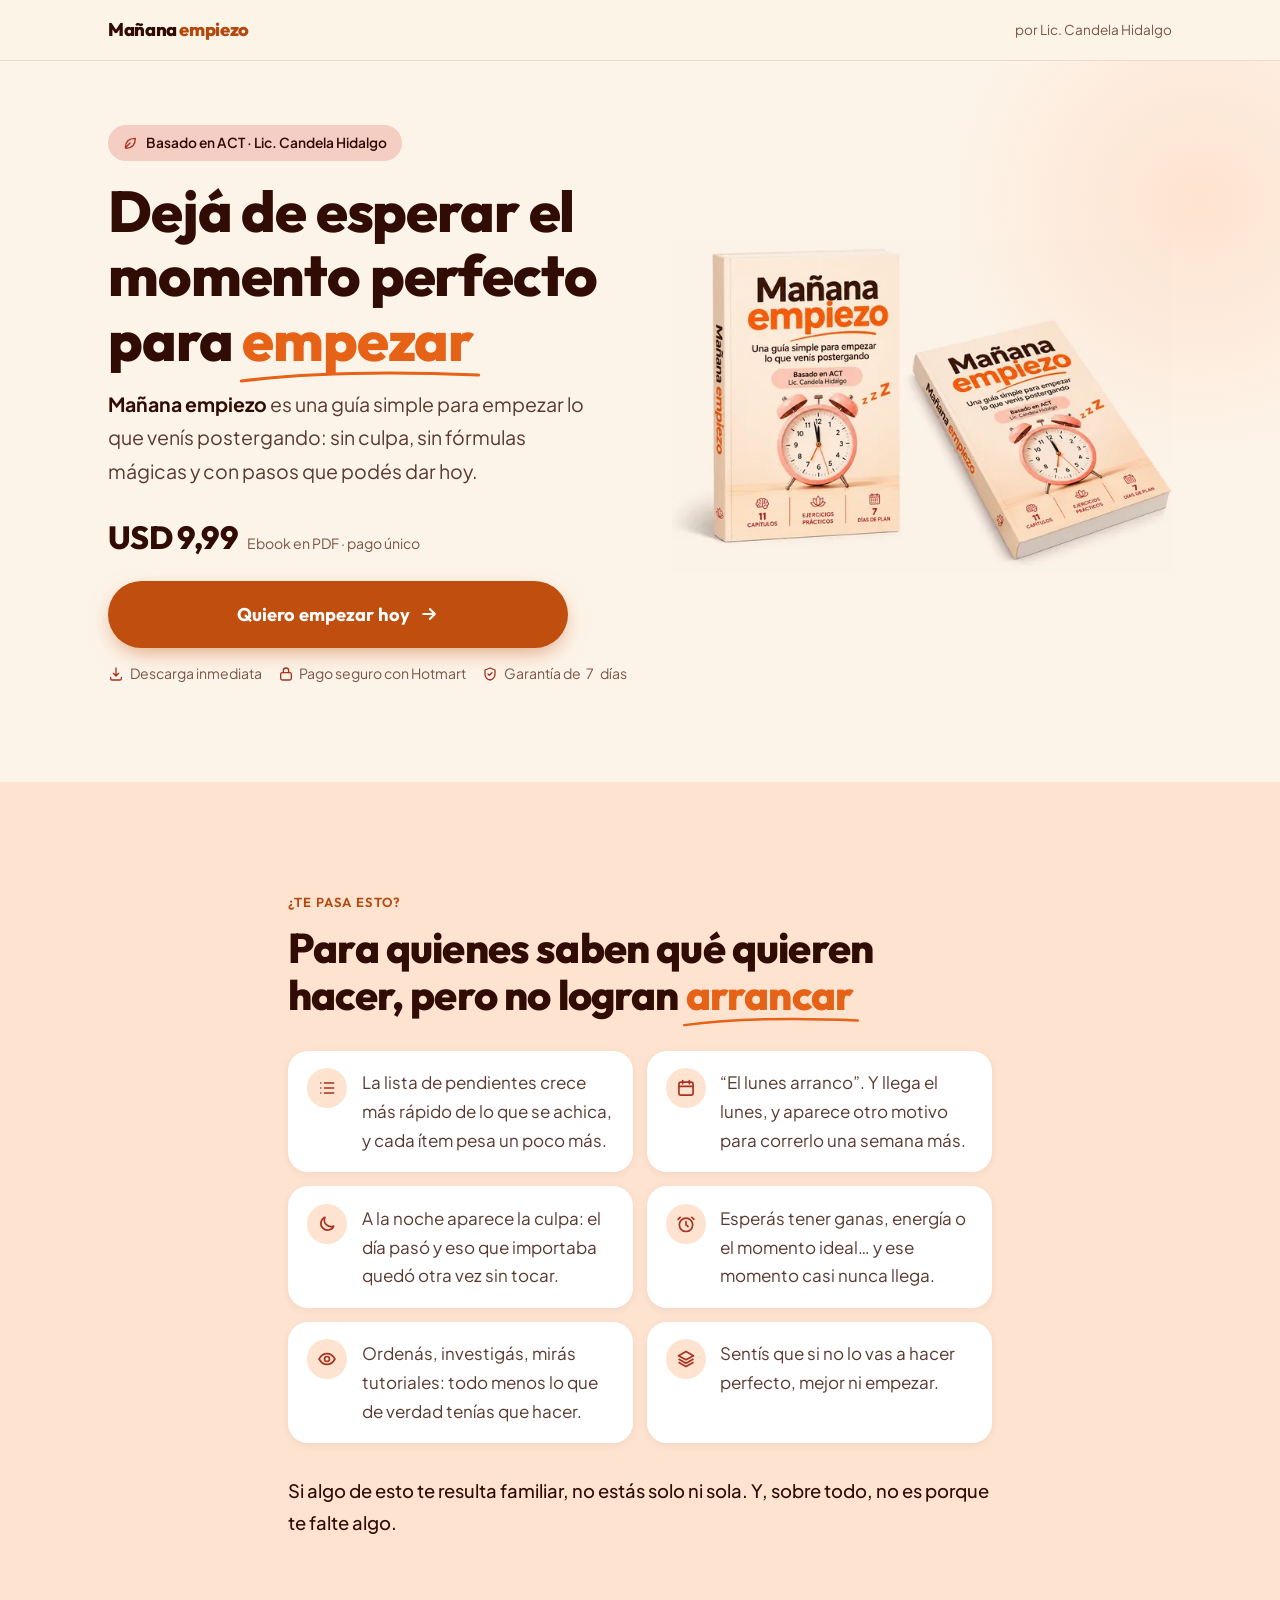
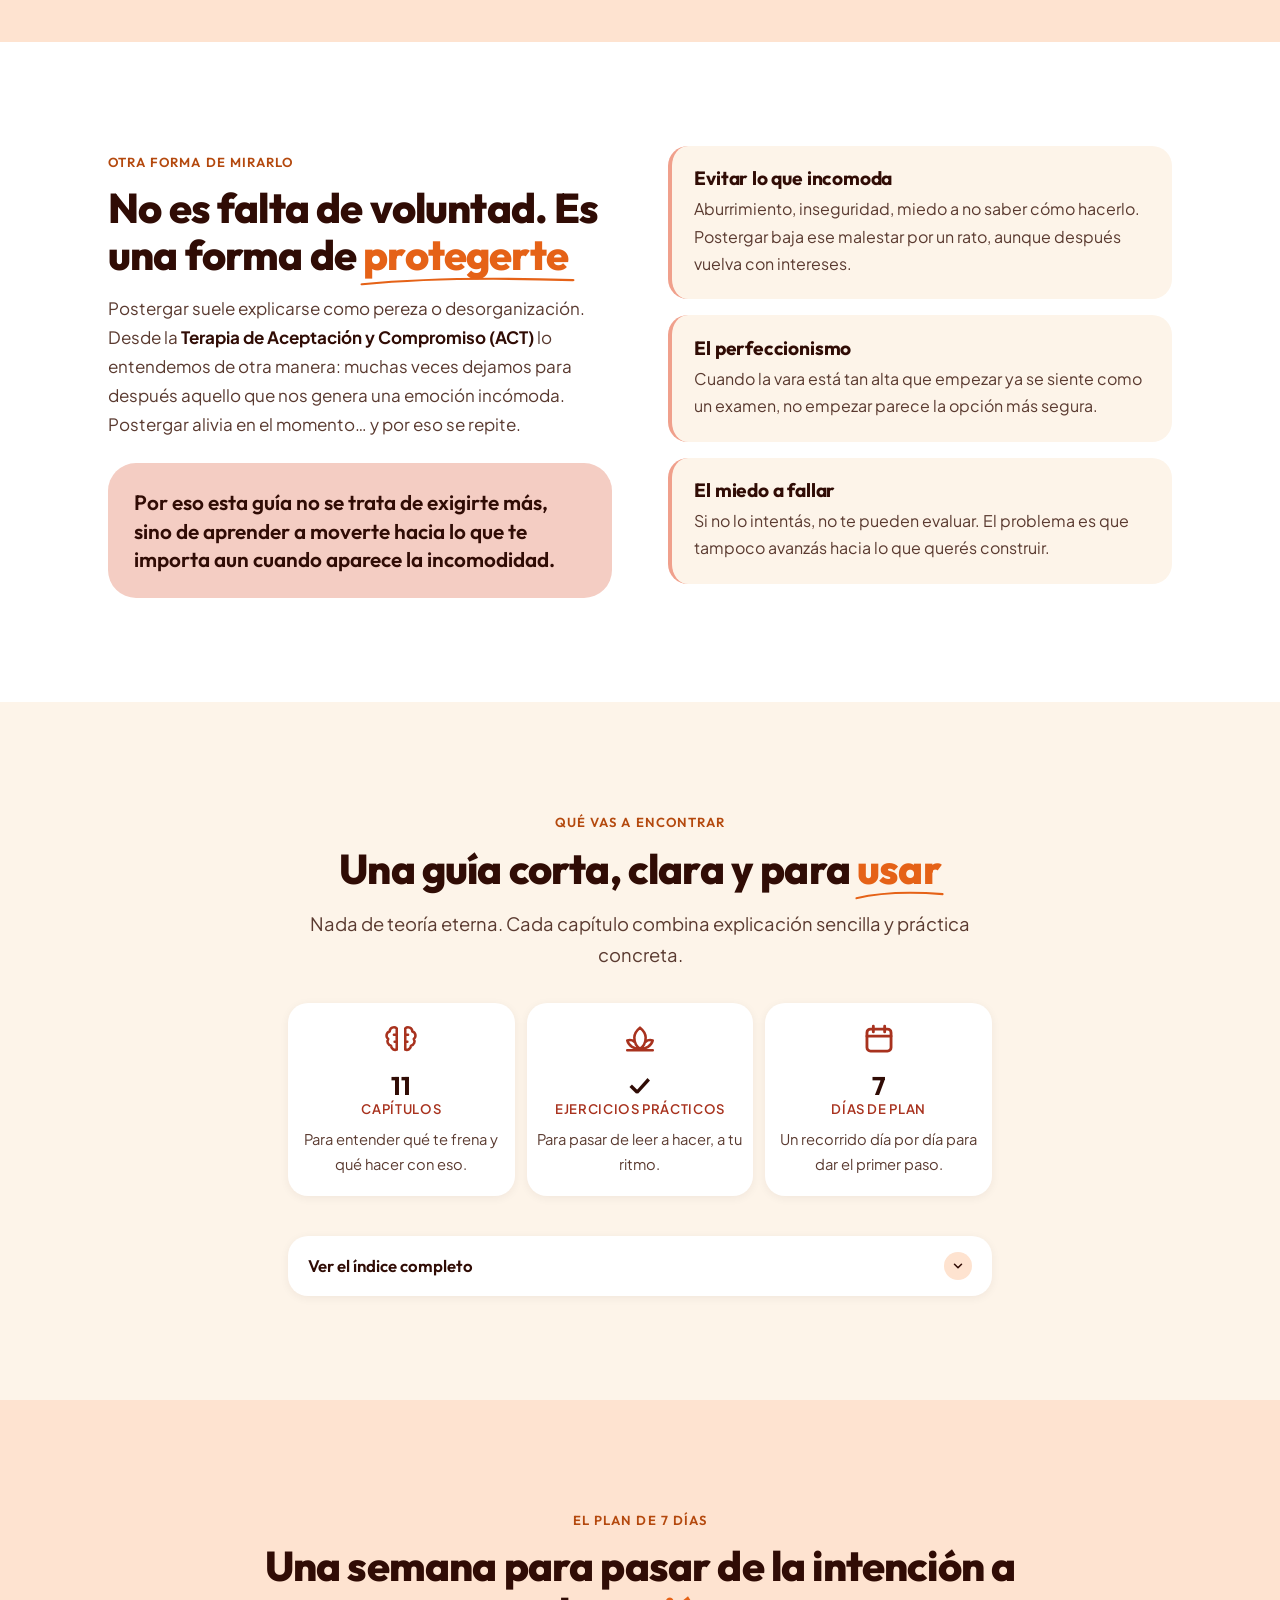
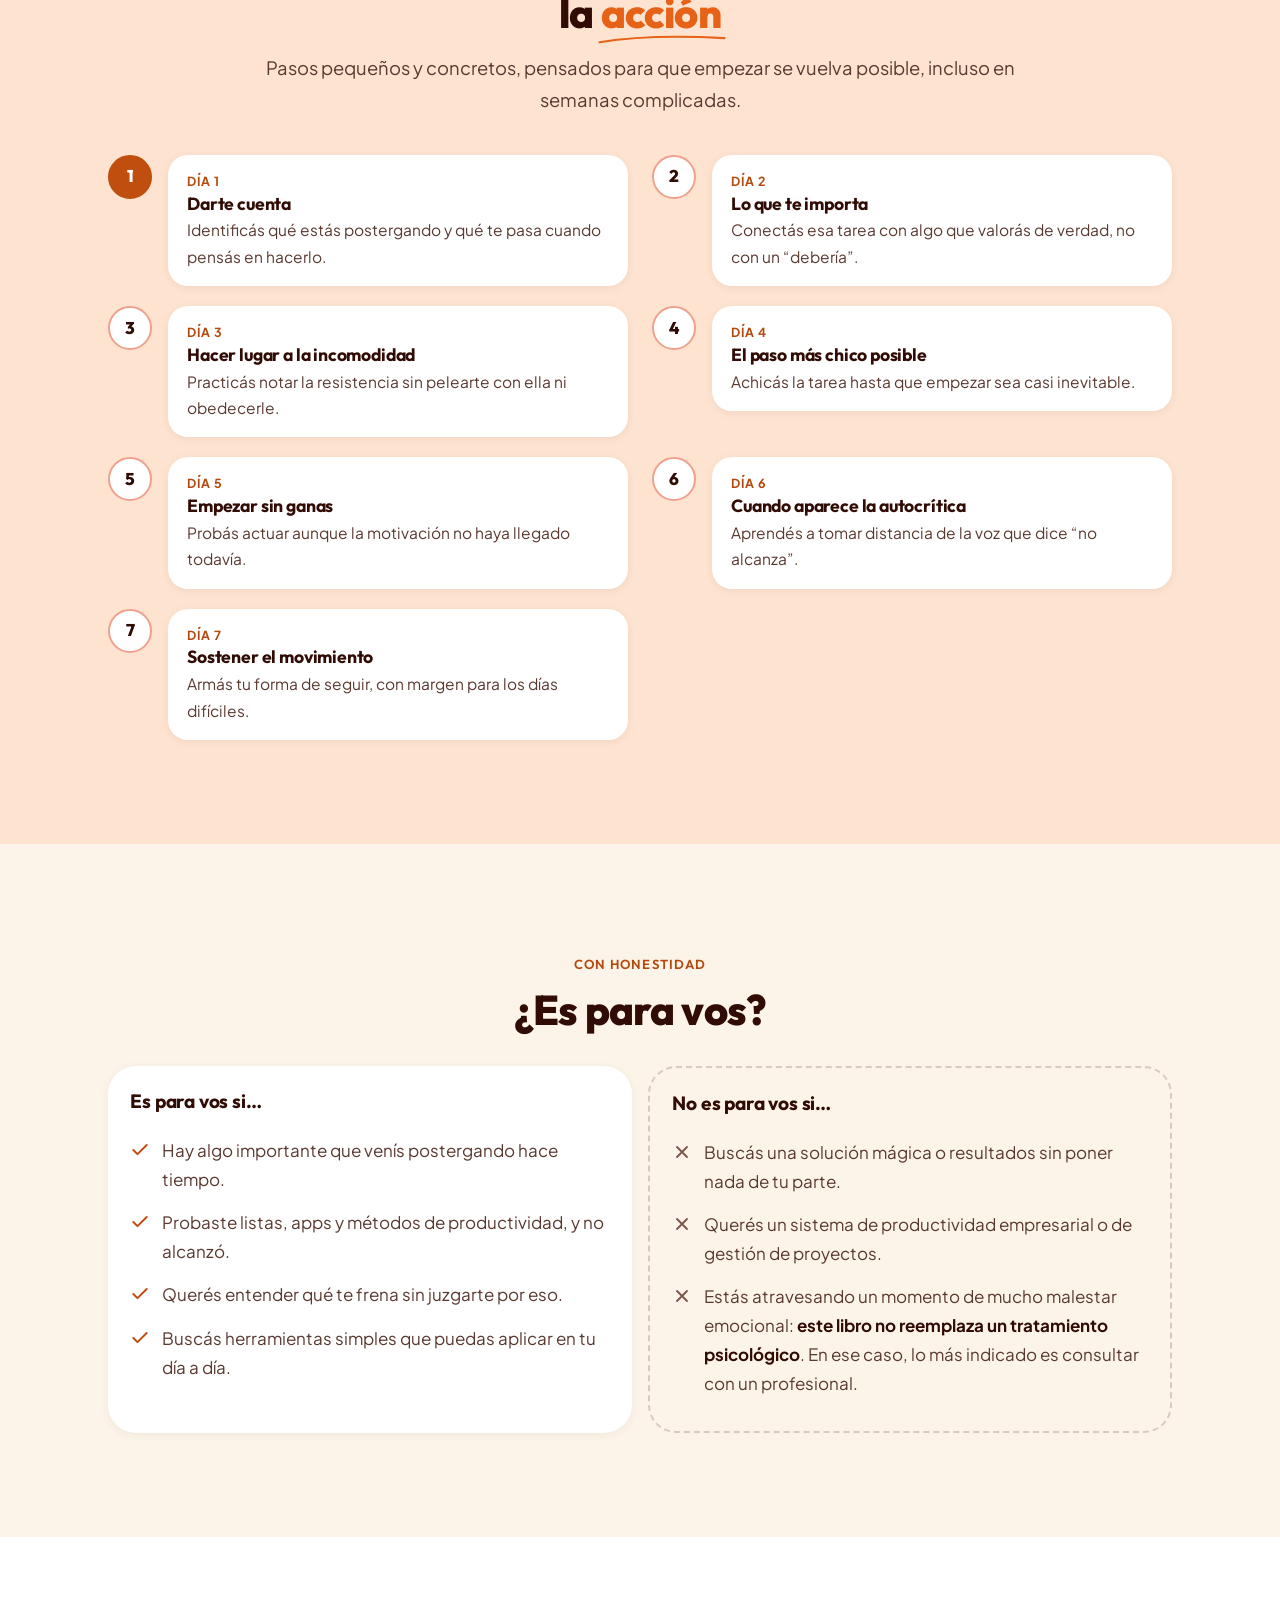
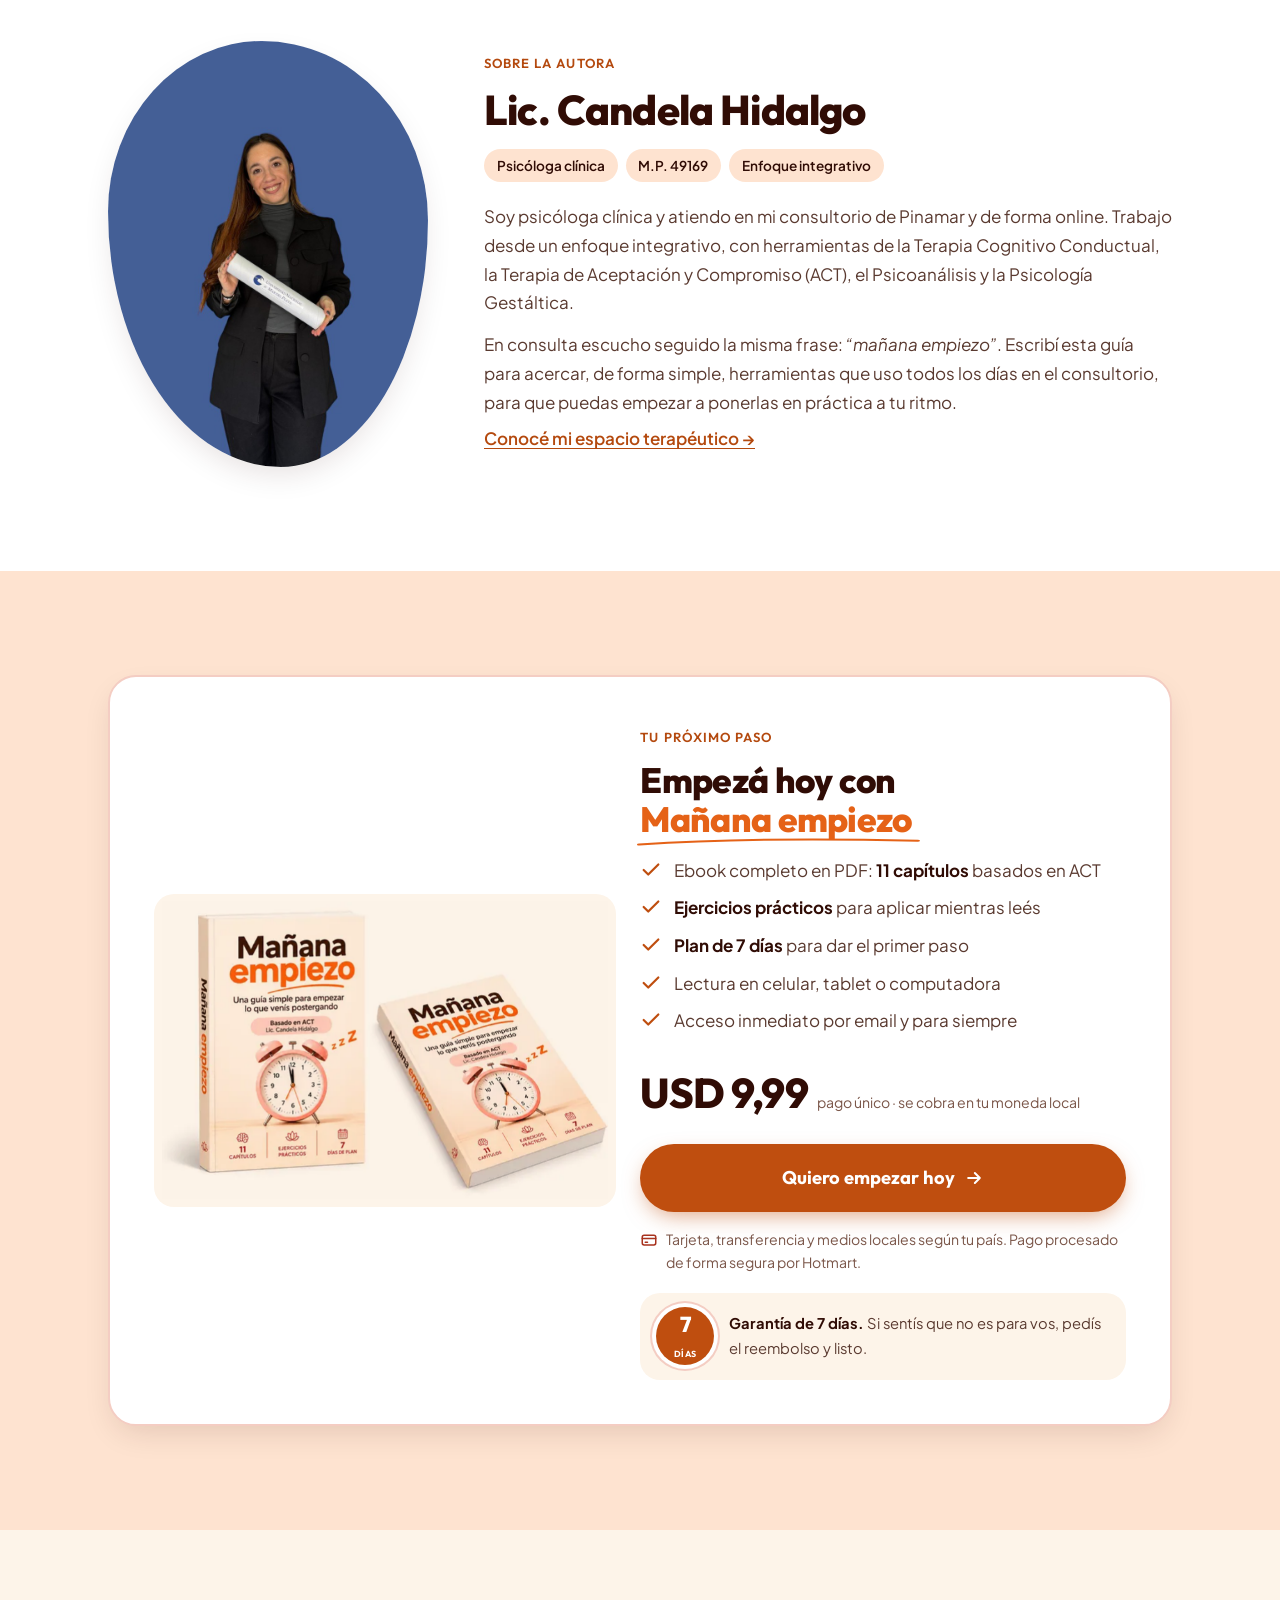
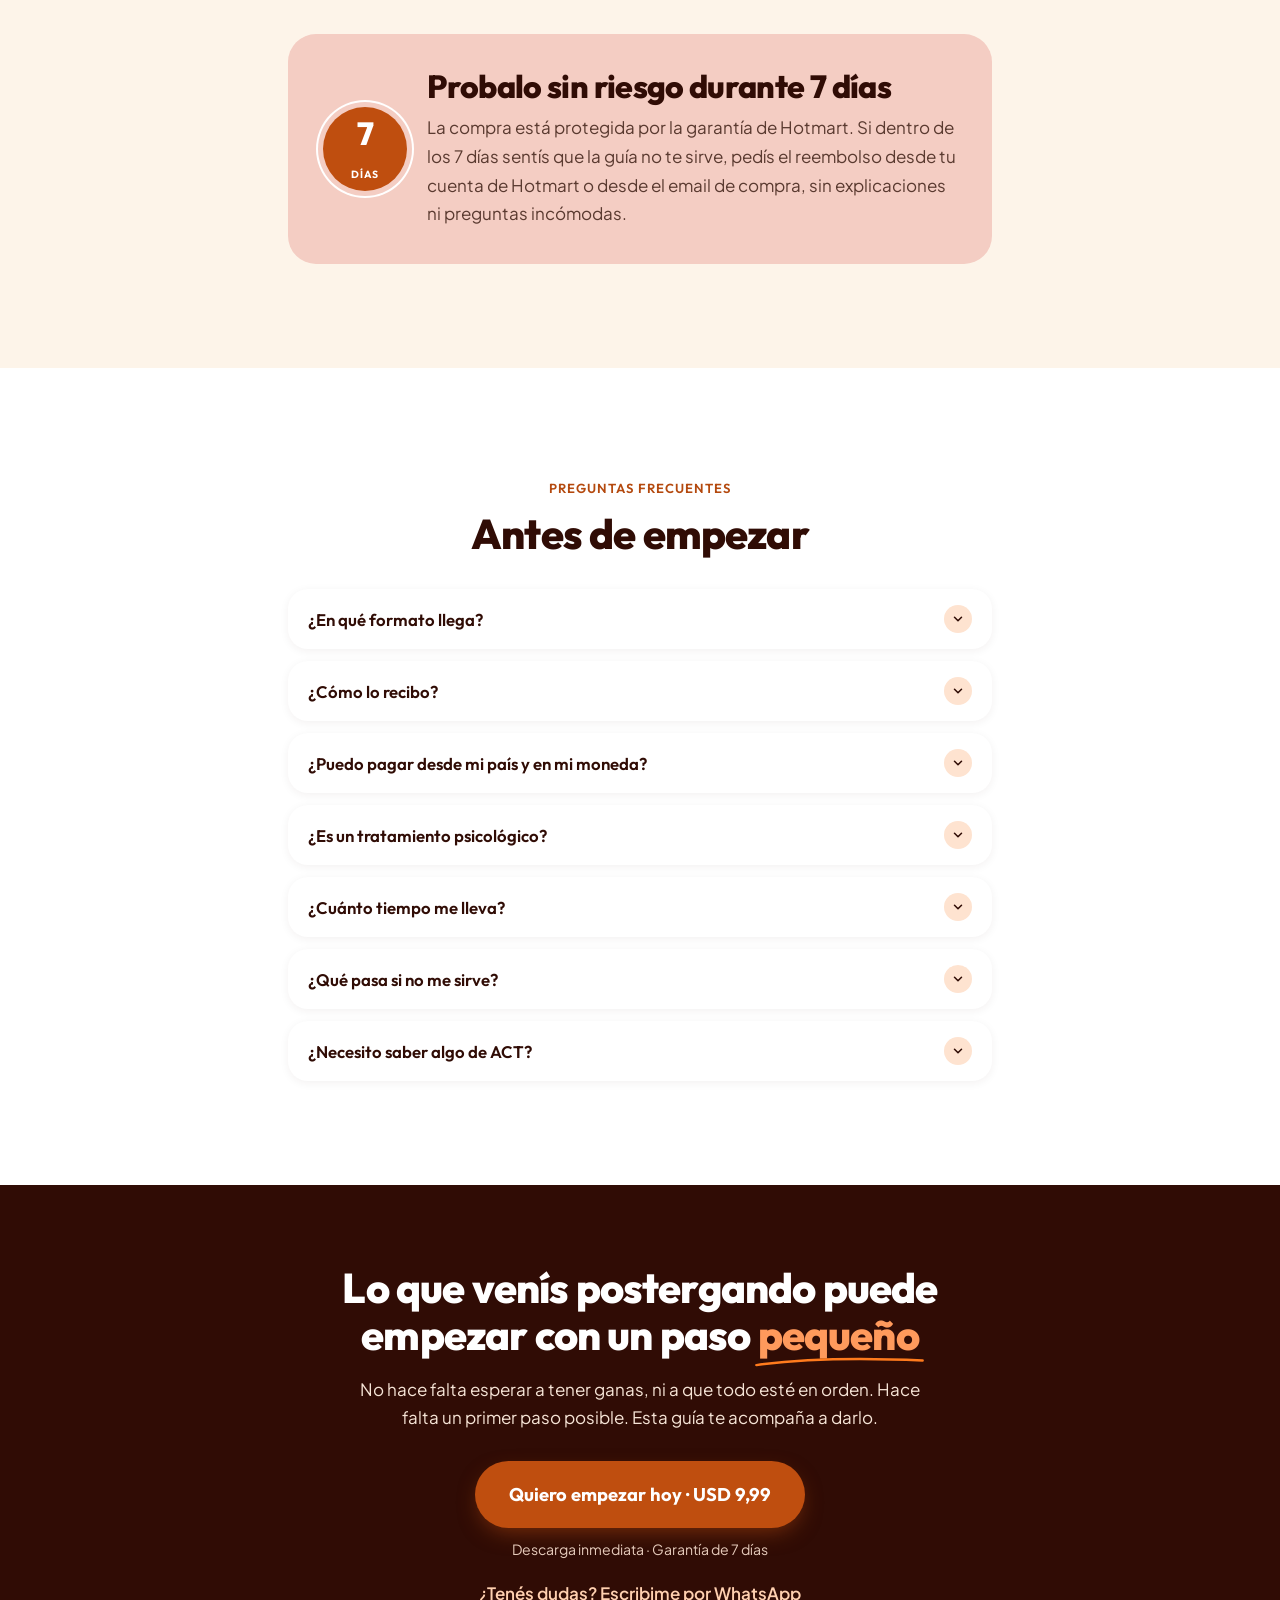
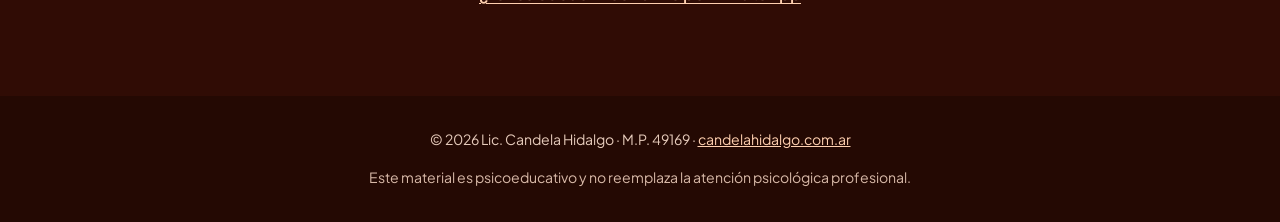
<file: mananaempiezo/index.html>
<!DOCTYPE html>
<!--
================================================================================
  COPY SUGERIDO PARA META ADS (coherente con esta landing y con las políticas de
  Meta: no afirma ni insinúa atributos personales del usuario — nada de
  "¿Sos procrastinador?" o "Sabemos que postergás").

  TITULARES (máx. ~40 caracteres)
  1. Una guía para empezar lo que venís postergando
  2. Dejá de esperar el momento perfecto
  3. Mañana empiezo: guía basada en ACT
  4. Empezar no requiere tener ganas
  5. El primer paso, en un plan de 7 días

  TEXTOS PRINCIPALES
  1. Postergar no siempre es falta de voluntad. Muchas veces es una forma de
     evitar algo incómodo. "Mañana empiezo" es una guía simple, basada en la
     Terapia de Aceptación y Compromiso, para dar el primer paso. Escrita por la
     Lic. Candela Hidalgo, psicóloga clínica. Descarga inmediata.
  2. Para quienes tienen una lista de pendientes que no deja de crecer: 11
     capítulos, ejercicios prácticos y un plan de 7 días para pasar de la
     intención a la acción. Sin fórmulas mágicas, con herramientas reales.
  3. ¿Y si no hiciera falta esperar a tener ganas? Esta guía propone algo
     distinto a los tips de productividad: hacer lugar a la incomodidad y
     moverte hacia lo que te importa. Ebook en PDF, garantía de 7 días.
  4. Hacé el test gratuito "¿Qué te frena a empezar?" y descubrí qué está
     detrás de la postergación, con un ejercicio para hacer hoy mismo.
     (→ usar con la URL de test.html)
  5. Una guía psicoeducativa para empezar lo que venís postergando, escrita por
     una psicóloga clínica (M.P. 49169). Ejercicios simples, plan de 7 días y
     acceso inmediato desde cualquier país.
================================================================================
-->
<html lang="es">
<head>
    <meta charset="UTF-8">
    <meta name="viewport" content="width=device-width, initial-scale=1">
    <title>Mañana empiezo · Una guía simple para empezar lo que venís postergando</title>
    <meta name="description" content="Ebook de la Lic. Candela Hidalgo, psicóloga clínica. Una guía basada en ACT con 11 capítulos, ejercicios prácticos y un plan de 7 días para dar el primer paso. Descarga inmediata.">
    <link rel="canonical" href="https://candelahidalgo.com.ar/mananaempiezo/">
    <meta name="theme-color" content="#FDF4E9">

    <!-- Open Graph / Twitter -->
    <meta property="og:type" content="product">
    <meta property="og:locale" content="es_LA">
    <meta property="og:site_name" content="Lic. Candela Hidalgo">
    <meta property="og:title" content="Mañana empiezo · Una guía para empezar lo que venís postergando">
    <meta property="og:description" content="Guía basada en ACT: 11 capítulos, ejercicios prácticos y un plan de 7 días. Por la Lic. Candela Hidalgo.">
    <meta property="og:url" content="https://candelahidalgo.com.ar/mananaempiezo/">
    <meta property="og:image" content="https://candelahidalgo.com.ar/mananaempiezo/img/og-image.jpg">
    <meta property="og:image:width" content="1200">
    <meta property="og:image:height" content="630">
    <meta property="og:image:alt" content="Mockup del ebook Mañana empiezo de la Lic. Candela Hidalgo">
    <meta name="twitter:card" content="summary_large_image">
    <meta name="twitter:title" content="Mañana empiezo · Una guía para empezar lo que venís postergando">
    <meta name="twitter:description" content="Guía basada en ACT: 11 capítulos, ejercicios prácticos y un plan de 7 días.">
    <meta name="twitter:image" content="https://candelahidalgo.com.ar/mananaempiezo/img/og-image.jpg">

    <!-- Imagen del hero: precarga para un LCP rápido en 4G -->
    <link rel="preload" as="image" type="image/webp"
          href="img/mockup-640.webp"
          imagesrcset="img/mockup-640.webp 640w, img/mockup-960.webp 960w, img/mockup-1280.webp 1280w"
          imagesizes="(min-width: 900px) 540px, 100vw" fetchpriority="high">

    <link rel="preconnect" href="https://fonts.googleapis.com">
    <link rel="preconnect" href="https://fonts.gstatic.com" crossorigin>
    <link href="https://fonts.googleapis.com/css2?family=Outfit:wght@600;700;800&family=Plus+Jakarta+Sans:wght@400;500;600;700&display=swap" rel="stylesheet">
    <link rel="stylesheet" href="landing.css">
    <link rel="icon" href="img/portada-480.webp" type="image/webp">
    <script>document.documentElement.classList.add('js');</script>
</head>
<body data-page="landing">

    <!-- Íconos (sprite SVG) -->
    <svg width="0" height="0" style="position:absolute" aria-hidden="true">
        <symbol id="i-check" viewBox="0 0 24 24"><path fill="none" stroke="currentColor" stroke-width="2.4" stroke-linecap="round" stroke-linejoin="round" d="M20 6 9 17l-5-5"/></symbol>
        <symbol id="i-x" viewBox="0 0 24 24"><path fill="none" stroke="currentColor" stroke-width="2.2" stroke-linecap="round" d="M18 6 6 18M6 6l12 12"/></symbol>
        <symbol id="i-arrow" viewBox="0 0 24 24"><path fill="none" stroke="currentColor" stroke-width="2.4" stroke-linecap="round" stroke-linejoin="round" d="M5 12h14M13 6l6 6-6 6"/></symbol>
        <symbol id="i-chev" viewBox="0 0 24 24"><path fill="none" stroke="currentColor" stroke-width="2.6" stroke-linecap="round" stroke-linejoin="round" d="m6 9 6 6 6-6"/></symbol>
        <symbol id="i-download" viewBox="0 0 24 24"><path fill="none" stroke="currentColor" stroke-width="2" stroke-linecap="round" stroke-linejoin="round" d="M12 3v12m0 0-4-4m4 4 4-4M4 17v2a2 2 0 0 0 2 2h12a2 2 0 0 0 2-2v-2"/></symbol>
        <symbol id="i-lock" viewBox="0 0 24 24"><g fill="none" stroke="currentColor" stroke-width="2" stroke-linecap="round"><rect x="4" y="10" width="16" height="11" rx="2.5"/><path d="M8 10V7a4 4 0 0 1 8 0v3"/></g></symbol>
        <symbol id="i-shield" viewBox="0 0 24 24"><path fill="none" stroke="currentColor" stroke-width="2" stroke-linejoin="round" d="M12 3 4.5 6v5.5c0 4.6 3.2 8.4 7.5 9.5 4.3-1.1 7.5-4.9 7.5-9.5V6L12 3Z"/><path fill="none" stroke="currentColor" stroke-width="2" stroke-linecap="round" stroke-linejoin="round" d="m9 12 2 2 4-4"/></symbol>
        <symbol id="i-leaf" viewBox="0 0 24 24"><path fill="none" stroke="currentColor" stroke-width="2" stroke-linecap="round" stroke-linejoin="round" d="M5 19c0-9 5-14 15-14 0 10-5 15-14 15M5 19l7-7"/></symbol>
        <symbol id="i-list" viewBox="0 0 24 24"><path fill="none" stroke="currentColor" stroke-width="2" stroke-linecap="round" d="M9 6h11M9 12h11M9 18h11M4.5 6h.01M4.5 12h.01M4.5 18h.01"/></symbol>
        <symbol id="i-moon" viewBox="0 0 24 24"><path fill="none" stroke="currentColor" stroke-width="2" stroke-linejoin="round" d="M20 14.5A8 8 0 0 1 9.5 4a8 8 0 1 0 10.5 10.5Z"/></symbol>
        <symbol id="i-calendar" viewBox="0 0 24 24"><g fill="none" stroke="currentColor" stroke-width="2" stroke-linecap="round"><rect x="3.5" y="5" width="17" height="15.5" rx="2.5"/><path d="M3.5 10h17M8 3v4M16 3v4"/></g></symbol>
        <symbol id="i-clock" viewBox="0 0 24 24"><g fill="none" stroke="currentColor" stroke-width="2" stroke-linecap="round"><circle cx="12" cy="13" r="8"/><path d="M12 9v4l2.5 2M5 4 2.5 6.5M19 4l2.5 2.5"/></g></symbol>
        <symbol id="i-brain" viewBox="0 0 24 24"><path fill="none" stroke="currentColor" stroke-width="1.8" stroke-linecap="round" stroke-linejoin="round" d="M9 4.5a3 3 0 0 0-5 2.2A3 3 0 0 0 3 12a3 3 0 0 0 2 4.7A3 3 0 0 0 9 19.5V4.5Zm6 0a3 3 0 0 1 5 2.2A3 3 0 0 1 21 12a3 3 0 0 1-2 4.7 3 3 0 0 1-4 2.8V4.5ZM9 9H7m8 0h2M9 14H7.5M15 14h1.5"/></symbol>
        <symbol id="i-lotus" viewBox="0 0 24 24"><path fill="none" stroke="currentColor" stroke-width="1.8" stroke-linecap="round" stroke-linejoin="round" d="M12 19c-3-2-4-5-4-8 0-2.5 1.5-5 4-7 2.5 2 4 4.5 4 7 0 3-1 6-4 8Zm0 0c-4 0-8-2-9-6 2-.5 4 0 5 1m4 5c4 0 8-2 9-6-2-.5-4 0-5 1M3 20h18"/></symbol>
        <symbol id="i-card" viewBox="0 0 24 24"><g fill="none" stroke="currentColor" stroke-width="2" stroke-linecap="round"><rect x="3" y="5.5" width="18" height="13" rx="2.5"/><path d="M3 10h18M7 15h3"/></g></symbol>
        <symbol id="i-chat" viewBox="0 0 24 24"><path fill="none" stroke="currentColor" stroke-width="2" stroke-linejoin="round" d="M4 12a8 8 0 1 1 3.6 6.7L4 20l1.3-3.5A8 8 0 0 1 4 12Z"/></symbol>
        <symbol id="i-stack" viewBox="0 0 24 24"><path fill="none" stroke="currentColor" stroke-width="2" stroke-linejoin="round" d="m12 3 9 5-9 5-9-5 9-5Zm-9 9 9 5 9-5M3 16l9 5 9-5"/></symbol>
        <symbol id="i-eye" viewBox="0 0 24 24"><g fill="none" stroke="currentColor" stroke-width="2"><path d="M2.5 12S6 5.5 12 5.5 21.5 12 21.5 12 18 18.5 12 18.5 2.5 12 2.5 12Z"/><circle cx="12" cy="12" r="3"/></g></symbol>
    </svg>

    <a href="#contenido" class="skip-link">Saltar al contenido</a>

    <!-- 1. Barra superior mínima -->
    <header class="topbar">
        <div class="container">
            <a href="#hero" class="brand" aria-label="Mañana empiezo, volver al inicio">Mañana&nbsp;<em>empiezo</em></a>
            <a href="../" class="byline">por Lic. Candela Hidalgo</a>
        </div>
    </header>

    <main id="contenido">

        <!-- 2. Hero -->
        <section class="hero" id="hero" aria-labelledby="hero-title">
            <div class="container hero-grid">
                <div class="hero-copy">
                    <span class="badge"><svg aria-hidden="true"><use href="#i-leaf"/></svg>Basado en ACT · Lic. Candela Hidalgo</span>
                    <h1 id="hero-title">Dejá de esperar el momento perfecto para <span class="u">empezar</span></h1>
                    <p class="lead"><strong>Mañana empiezo</strong> es una guía simple para empezar lo que venís postergando: sin culpa, sin fórmulas mágicas y con pasos que podés dar hoy.</p>

                    <div class="hero-buy">
                        <div class="price-line">
                            <span class="price" data-price>USD 9,99</span>
                            <span class="price-old" data-price-old hidden></span>
                            <span class="price-note">Ebook en PDF · pago único</span>
                        </div>
                        <a href="#oferta" class="btn btn-buy btn-lg" data-buy="hero">Quiero empezar hoy <svg class="arrow" width="20" height="20" aria-hidden="true"><use href="#i-arrow"/></svg></a>
                    </div>
                    <div class="trust">
                        <span><svg aria-hidden="true"><use href="#i-download"/></svg>Descarga inmediata</span>
                        <span><svg aria-hidden="true"><use href="#i-lock"/></svg>Pago seguro con Hotmart</span>
                        <span><svg aria-hidden="true"><use href="#i-shield"/></svg>Garantía de <span data-garantia>7</span> días</span>
                    </div>
                </div>

                <div class="hero-media">
                    <img src="img/mockup-640.webp"
                         srcset="img/mockup-640.webp 640w, img/mockup-960.webp 960w, img/mockup-1280.webp 1280w"
                         sizes="(min-width: 900px) 540px, 100vw"
                         width="1280" height="853" fetchpriority="high" decoding="async"
                         alt="Ebook Mañana empiezo de la Lic. Candela Hidalgo: portada con un reloj despertador y el subtítulo Una guía simple para empezar lo que venís postergando">
                </div>
            </div>
        </section>

        <!-- 3. Identificación -->
        <section class="section section-warm" aria-labelledby="pain-title">
            <div class="container narrow">
                <p class="eyebrow">¿Te pasa esto?</p>
                <h2 id="pain-title">Para quienes saben qué quieren hacer, pero no logran <span class="u">arrancar</span></h2>
                <ul class="pain-list">
                    <li class="pain-item reveal"><span class="pain-icon"><svg aria-hidden="true"><use href="#i-list"/></svg></span><p>La lista de pendientes crece más rápido de lo que se achica, y cada ítem pesa un poco más.</p></li>
                    <li class="pain-item reveal"><span class="pain-icon"><svg aria-hidden="true"><use href="#i-calendar"/></svg></span><p>“El lunes arranco”. Y llega el lunes, y aparece otro motivo para correrlo una semana más.</p></li>
                    <li class="pain-item reveal"><span class="pain-icon"><svg aria-hidden="true"><use href="#i-moon"/></svg></span><p>A la noche aparece la culpa: el día pasó y eso que importaba quedó otra vez sin tocar.</p></li>
                    <li class="pain-item reveal"><span class="pain-icon"><svg aria-hidden="true"><use href="#i-clock"/></svg></span><p>Esperás tener ganas, energía o el momento ideal… y ese momento casi nunca llega.</p></li>
                    <li class="pain-item reveal"><span class="pain-icon"><svg aria-hidden="true"><use href="#i-eye"/></svg></span><p>Ordenás, investigás, mirás tutoriales: todo menos lo que de verdad tenías que hacer.</p></li>
                    <li class="pain-item reveal"><span class="pain-icon"><svg aria-hidden="true"><use href="#i-stack"/></svg></span><p>Sentís que si no lo vas a hacer perfecto, mejor ni empezar.</p></li>
                </ul>
                <p class="pain-close reveal">Si algo de esto te resulta familiar, no estás solo ni sola. Y, sobre todo, no es porque te falte algo.</p>
            </div>
        </section>

        <!-- 4. Reencuadre -->
        <section class="section section-alt" aria-labelledby="reframe-title">
            <div class="container reframe-grid">
                <div>
                    <p class="eyebrow">Otra forma de mirarlo</p>
                    <h2 id="reframe-title">No es falta de voluntad. Es una forma de <span class="u">protegerte</span></h2>
                    <p>Postergar suele explicarse como pereza o desorganización. Desde la <strong>Terapia de Aceptación y Compromiso (ACT)</strong> lo entendemos de otra manera: muchas veces dejamos para después aquello que nos genera una emoción incómoda. Postergar alivia en el momento… y por eso se repite.</p>
                    <p class="quote reveal">Por eso esta guía no se trata de exigirte más, sino de aprender a moverte hacia lo que te importa aun cuando aparece la incomodidad.</p>
                </div>
                <div class="reframe-cards">
                    <div class="reframe-card reveal">
                        <h3>Evitar lo que incomoda</h3>
                        <p>Aburrimiento, inseguridad, miedo a no saber cómo hacerlo. Postergar baja ese malestar por un rato, aunque después vuelva con intereses.</p>
                    </div>
                    <div class="reframe-card reveal">
                        <h3>El perfeccionismo</h3>
                        <p>Cuando la vara está tan alta que empezar ya se siente como un examen, no empezar parece la opción más segura.</p>
                    </div>
                    <div class="reframe-card reveal">
                        <h3>El miedo a fallar</h3>
                        <p>Si no lo intentás, no te pueden evaluar. El problema es que tampoco avanzás hacia lo que querés construir.</p>
                    </div>
                </div>
            </div>
        </section>

        <!-- 5. Qué vas a encontrar -->
        <section class="section" aria-labelledby="inside-title">
            <div class="container narrow">
                <div class="center">
                    <p class="eyebrow">Qué vas a encontrar</p>
                    <h2 id="inside-title">Una guía corta, clara y para <span class="u">usar</span></h2>
                    <p class="lead">Nada de teoría eterna. Cada capítulo combina explicación sencilla y práctica concreta.</p>
                </div>
                <div class="pillars">
                    <div class="pillar reveal">
                        <svg aria-hidden="true"><use href="#i-brain"/></svg>
                        <strong>11</strong><span>Capítulos</span>
                        <p>Para entender qué te frena y qué hacer con eso.</p>
                    </div>
                    <div class="pillar reveal">
                        <svg aria-hidden="true"><use href="#i-lotus"/></svg>
                        <strong aria-hidden="true">✓</strong><span>Ejercicios prácticos</span>
                        <p>Para pasar de leer a hacer, a tu ritmo.</p>
                    </div>
                    <div class="pillar reveal">
                        <svg aria-hidden="true"><use href="#i-calendar"/></svg>
                        <strong>7</strong><span>Días de plan</span>
                        <p>Un recorrido día por día para dar el primer paso.</p>
                    </div>
                </div>

                <div class="acc">
                    <button class="acc-btn" type="button" aria-expanded="false" aria-controls="chapters-panel" id="chapters-btn">
                        Ver el índice completo
                        <span class="chev" aria-hidden="true"><svg><use href="#i-chev"/></svg></span>
                    </button>
                    <div class="acc-panel" id="chapters-panel" role="region" aria-labelledby="chapters-btn" hidden>
                        <ol class="chapters" id="chapters-list"></ol>
                    </div>
                </div>
            </div>
        </section>

        <!-- 6. Plan de 7 días -->
        <section class="section section-warm" aria-labelledby="plan-title">
            <div class="container">
                <div class="center narrow" style="margin: 0 auto;">
                    <p class="eyebrow">El plan de 7 días</p>
                    <h2 id="plan-title">Una semana para pasar de la intención a la <span class="u">acción</span></h2>
                    <p class="lead">Pasos pequeños y concretos, pensados para que empezar se vuelva posible, incluso en semanas complicadas.</p>
                </div>
                <ol class="plan" id="plan-days"></ol>
            </div>
        </section>

        <!-- 7. Para quién es / no es -->
        <section class="section" aria-labelledby="fit-title">
            <div class="container">
                <div class="center narrow" style="margin: 0 auto;">
                    <p class="eyebrow">Con honestidad</p>
                    <h2 id="fit-title">¿Es para vos?</h2>
                </div>
                <div class="fit-grid">
                    <div class="fit-card fit-yes reveal">
                        <h3>Es para vos si…</h3>
                        <ul>
                            <li><svg aria-hidden="true"><use href="#i-check"/></svg><span>Hay algo importante que venís postergando hace tiempo.</span></li>
                            <li><svg aria-hidden="true"><use href="#i-check"/></svg><span>Probaste listas, apps y métodos de productividad, y no alcanzó.</span></li>
                            <li><svg aria-hidden="true"><use href="#i-check"/></svg><span>Querés entender qué te frena sin juzgarte por eso.</span></li>
                            <li><svg aria-hidden="true"><use href="#i-check"/></svg><span>Buscás herramientas simples que puedas aplicar en tu día a día.</span></li>
                        </ul>
                    </div>
                    <div class="fit-card fit-no reveal">
                        <h3>No es para vos si…</h3>
                        <ul>
                            <li><svg aria-hidden="true"><use href="#i-x"/></svg><span>Buscás una solución mágica o resultados sin poner nada de tu parte.</span></li>
                            <li><svg aria-hidden="true"><use href="#i-x"/></svg><span>Querés un sistema de productividad empresarial o de gestión de proyectos.</span></li>
                            <li><svg aria-hidden="true"><use href="#i-x"/></svg><span>Estás atravesando un momento de mucho malestar emocional: <strong>este libro no reemplaza un tratamiento psicológico</strong>. En ese caso, lo más indicado es consultar con un profesional.</span></li>
                        </ul>
                    </div>
                </div>
            </div>
        </section>

        <!-- 8. Sobre la autora -->
        <section class="section section-alt" aria-labelledby="author-title">
            <div class="container author">
                <div class="author-photo reveal">
                    <img src="../fotocandela.jpeg" width="768" height="1024" loading="lazy" decoding="async"
                         alt="Retrato de la Lic. Candela Hidalgo, psicóloga clínica y autora de Mañana empiezo">
                </div>
                <div>
                    <p class="eyebrow">Sobre la autora</p>
                    <h2 id="author-title">Lic. Candela Hidalgo</h2>
                    <div class="author-meta">
                        <span class="chip">Psicóloga clínica</span>
                        <span class="chip">M.P. 49169</span>
                        <span class="chip">Enfoque integrativo</span>
                    </div>
                    <p>Soy psicóloga clínica y atiendo en mi consultorio de Pinamar y de forma online. Trabajo desde un enfoque integrativo, con herramientas de la Terapia Cognitivo Conductual, la Terapia de Aceptación y Compromiso (ACT), el Psicoanálisis y la Psicología Gestáltica.</p>
                    <p>En consulta escucho seguido la misma frase: <em>“mañana empiezo”</em>. Escribí esta guía para acercar, de forma simple, herramientas que uso todos los días en el consultorio, para que puedas empezar a ponerlas en práctica a tu ritmo.</p>
                    <a href="../" class="link">Conocé mi espacio terapéutico&nbsp;→</a>
                </div>
            </div>
        </section>

        <!-- 9. Testimonios (solo se muestran si hay en config.js) -->
        <section class="section" id="testimonios" aria-labelledby="testi-title" hidden>
            <div class="container">
                <div class="center">
                    <p class="eyebrow">Lectores</p>
                    <h2 id="testi-title">Lo que comentan quienes lo leyeron</h2>
                </div>
                <div class="testi-grid" id="testimonios-list"></div>
            </div>
        </section>

        <!-- 10. Oferta -->
        <section class="section section-warm" id="oferta" aria-labelledby="offer-title">
            <div class="container">
                <div class="offer reveal">
                    <div class="offer-media">
                        <img src="img/mockup-960.webp" srcset="img/mockup-640.webp 640w, img/mockup-960.webp 960w"
                             sizes="(min-width: 900px) 480px, 90vw" width="960" height="640" loading="lazy" decoding="async"
                             alt="Ebook Mañana empiezo en versión digital">
                    </div>
                    <div>
                        <p class="eyebrow">Tu próximo paso</p>
                        <h2 id="offer-title">Empezá hoy con <span class="u">Mañana empiezo</span></h2>
                        <ul class="includes">
                            <li><svg aria-hidden="true"><use href="#i-check"/></svg><span>Ebook completo en PDF: <strong>11 capítulos</strong> basados en ACT</span></li>
                            <li><svg aria-hidden="true"><use href="#i-check"/></svg><span><strong>Ejercicios prácticos</strong> para aplicar mientras leés</span></li>
                            <li><svg aria-hidden="true"><use href="#i-check"/></svg><span><strong>Plan de 7 días</strong> para dar el primer paso</span></li>
                            <li><svg aria-hidden="true"><use href="#i-check"/></svg><span>Lectura en celular, tablet o computadora</span></li>
                            <li><svg aria-hidden="true"><use href="#i-check"/></svg><span>Acceso inmediato por email y para siempre</span></li>
                        </ul>
                        <div class="price-line">
                            <span class="price" data-price>USD 9,99</span>
                            <span class="price-old" data-price-old hidden></span>
                            <span class="price-note">pago único · se cobra en tu moneda local</span>
                        </div>
                        <a href="#oferta" class="btn btn-buy btn-lg btn-block" data-buy="oferta" style="margin-top: 1rem;">Quiero empezar hoy <svg class="arrow" width="20" height="20" aria-hidden="true"><use href="#i-arrow"/></svg></a>
                        <p class="payments"><svg aria-hidden="true"><use href="#i-card"/></svg><span>Tarjeta, transferencia y medios locales según tu país. Pago procesado de forma segura por Hotmart.</span></p>
                        <div class="seal">
                            <span class="seal-badge" aria-hidden="true"><span data-garantia>7</span><small>días</small></span>
                            <p><strong>Garantía de <span data-garantia>7</span> días.</strong> Si sentís que no es para vos, pedís el reembolso y listo.</p>
                        </div>
                    </div>
                </div>
            </div>
        </section>

        <!-- 11. Garantía -->
        <section class="section" aria-labelledby="guarantee-title">
            <div class="container narrow">
                <div class="guarantee reveal">
                    <span class="seal-badge" aria-hidden="true"><span data-garantia>7</span><small>días</small></span>
                    <div>
                        <h2 id="guarantee-title">Probalo sin riesgo durante <span data-garantia>7</span> días</h2>
                        <p>La compra está protegida por la garantía de Hotmart. Si dentro de los <span data-garantia>7</span> días sentís que la guía no te sirve, pedís el reembolso desde tu cuenta de Hotmart o desde el email de compra, sin explicaciones ni preguntas incómodas.</p>
                    </div>
                </div>
            </div>
        </section>

        <!-- 12. FAQ -->
        <section class="section section-alt" aria-labelledby="faq-title">
            <div class="container narrow">
                <div class="center">
                    <p class="eyebrow">Preguntas frecuentes</p>
                    <h2 id="faq-title">Antes de empezar</h2>
                </div>
                <div style="margin-top: 2rem;">
                    <div class="acc">
                        <button class="acc-btn" type="button" aria-expanded="false" aria-controls="faq-1" id="faq-1-btn" data-faq>¿En qué formato llega?<span class="chev" aria-hidden="true"><svg><use href="#i-chev"/></svg></span></button>
                        <div class="acc-panel" id="faq-1" role="region" aria-labelledby="faq-1-btn" hidden><p>Es un ebook en PDF. Lo podés leer en el celular, la tablet o la computadora, y también imprimirlo si te resulta más cómodo para hacer los ejercicios.</p></div>
                    </div>
                    <div class="acc">
                        <button class="acc-btn" type="button" aria-expanded="false" aria-controls="faq-2" id="faq-2-btn" data-faq>¿Cómo lo recibo?<span class="chev" aria-hidden="true"><svg><use href="#i-chev"/></svg></span></button>
                        <div class="acc-panel" id="faq-2" role="region" aria-labelledby="faq-2-btn" hidden><p>Apenas se confirma el pago, Hotmart te envía un email con el acceso para descargarlo. Si no lo ves en unos minutos, revisá las carpetas de spam o promociones.</p></div>
                    </div>
                    <div class="acc">
                        <button class="acc-btn" type="button" aria-expanded="false" aria-controls="faq-3" id="faq-3-btn" data-faq>¿Puedo pagar desde mi país y en mi moneda?<span class="chev" aria-hidden="true"><svg><use href="#i-chev"/></svg></span></button>
                        <div class="acc-panel" id="faq-3" role="region" aria-labelledby="faq-3-btn" hidden><p>Sí. El pago se hace a través de Hotmart, que muestra el precio convertido a tu moneda y ofrece los medios de pago disponibles en tu país (tarjeta, transferencia u opciones locales).</p></div>
                    </div>
                    <div class="acc">
                        <button class="acc-btn" type="button" aria-expanded="false" aria-controls="faq-4" id="faq-4-btn" data-faq>¿Es un tratamiento psicológico?<span class="chev" aria-hidden="true"><svg><use href="#i-chev"/></svg></span></button>
                        <div class="acc-panel" id="faq-4" role="region" aria-labelledby="faq-4-btn" hidden><p>No. Es un material psicoeducativo: te ayuda a entender qué pasa cuando postergás y te propone herramientas para empezar. No reemplaza la atención psicológica. Si estás atravesando un momento difícil, te recomiendo consultar con un profesional.</p></div>
                    </div>
                    <div class="acc">
                        <button class="acc-btn" type="button" aria-expanded="false" aria-controls="faq-5" id="faq-5-btn" data-faq>¿Cuánto tiempo me lleva?<span class="chev" aria-hidden="true"><svg><use href="#i-chev"/></svg></span></button>
                        <div class="acc-panel" id="faq-5" role="region" aria-labelledby="faq-5-btn" hidden><p>Es una lectura breve, pensada para hacerse en pocos ratos. El plan de 7 días propone una práctica corta por día: no necesitás horas libres para empezar.</p></div>
                    </div>
                    <div class="acc">
                        <button class="acc-btn" type="button" aria-expanded="false" aria-controls="faq-6" id="faq-6-btn" data-faq>¿Qué pasa si no me sirve?<span class="chev" aria-hidden="true"><svg><use href="#i-chev"/></svg></span></button>
                        <div class="acc-panel" id="faq-6" role="region" aria-labelledby="faq-6-btn" hidden><p>Tenés <span data-garantia>7</span> días de garantía. Si sentís que no es para vos, pedís el reembolso a través de Hotmart y te devuelven el dinero.</p></div>
                    </div>
                    <div class="acc">
                        <button class="acc-btn" type="button" aria-expanded="false" aria-controls="faq-7" id="faq-7-btn" data-faq>¿Necesito saber algo de ACT?<span class="chev" aria-hidden="true"><svg><use href="#i-chev"/></svg></span></button>
                        <div class="acc-panel" id="faq-7" role="region" aria-labelledby="faq-7-btn" hidden><p>Para nada. La guía explica todo en lenguaje simple y con ejemplos cotidianos. No hace falta ningún conocimiento previo de psicología.</p></div>
                    </div>
                </div>
            </div>
        </section>

        <!-- 13. Cierre -->
        <section class="closing" aria-labelledby="closing-title">
            <div class="container narrow">
                <h2 id="closing-title">Lo que venís postergando puede empezar con un paso <span class="u">pequeño</span></h2>
                <p>No hace falta esperar a tener ganas, ni a que todo esté en orden. Hace falta un primer paso posible. Esta guía te acompaña a darlo.</p>
                <div class="closing-ctas">
                    <a href="#oferta" class="btn btn-buy btn-lg" data-buy="cierre"><span>Quiero empezar hoy · <span data-price>USD 9,99</span></span></a>
                    <span class="price-note">Descarga inmediata · Garantía de <span data-garantia>7</span> días</span>
                    <a href="#" class="link wa-link" data-wa target="_blank" rel="noopener">¿Tenés dudas? Escribime por WhatsApp</a>
                </div>
            </div>
        </section>
    </main>

    <!-- 14. Footer -->
    <footer class="footer">
        <div class="container">
            <p>© <span data-year>2026</span> Lic. Candela Hidalgo · M.P. 49169 · <a href="../">candelahidalgo.com.ar</a></p>
            <p class="disclaimer">Este material es psicoeducativo y no reemplaza la atención psicológica profesional.</p>
        </div>
    </footer>

    <!-- CTA sticky (solo mobile) -->
    <div class="sticky-cta" id="sticky-cta" aria-hidden="true">
        <div>
            <div class="s-title">Mañana empiezo</div>
            <div class="s-price"><span data-price>USD 9,99</span> · PDF</div>
        </div>
        <a href="#oferta" class="btn btn-buy" data-buy="sticky" tabindex="-1">Empezar hoy</a>
    </div>

    <script src="config.js"></script>
    <script src="landing.js"></script>
</body>
</html>
</file>
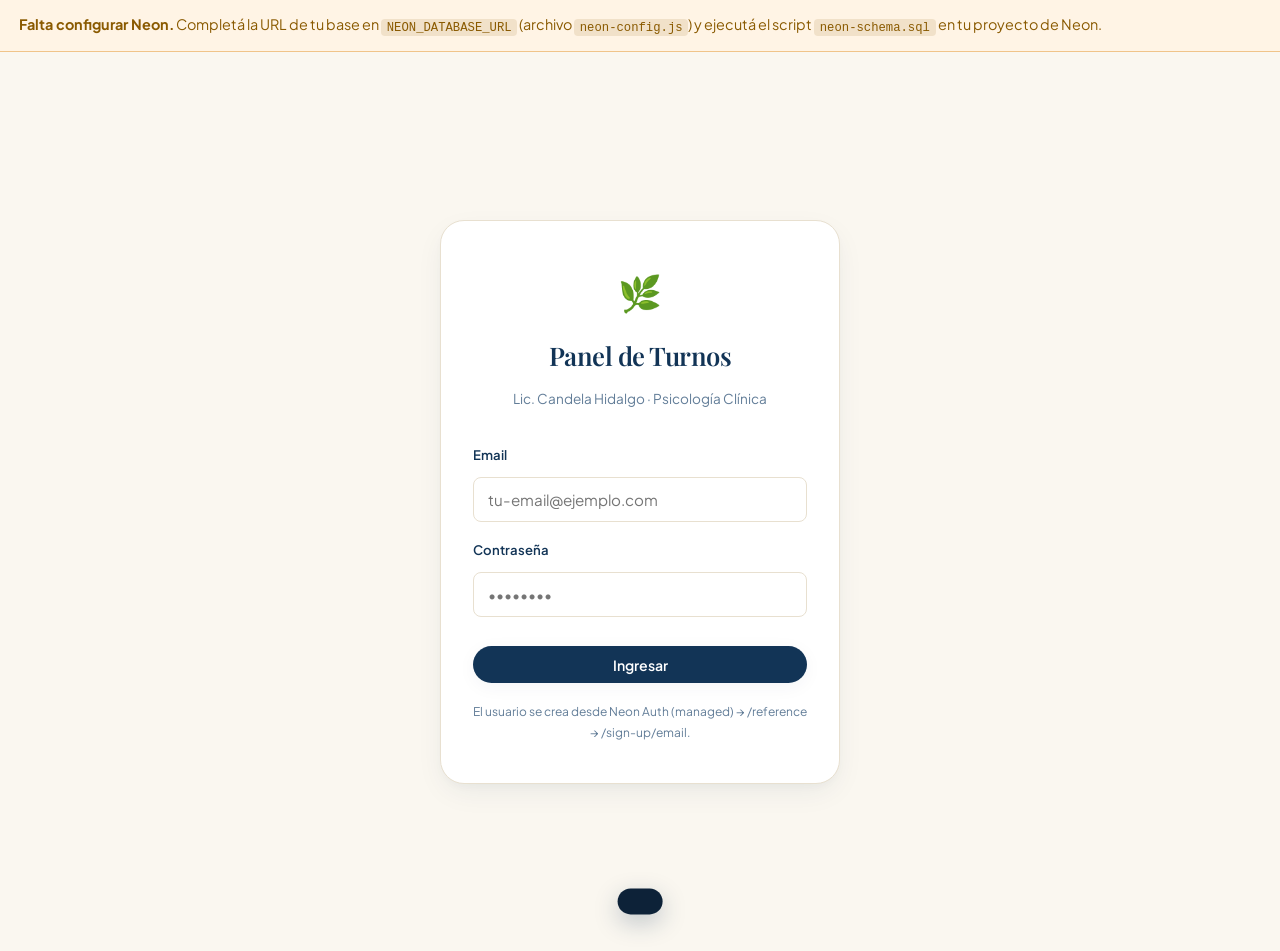
<file: admin.html>
<!DOCTYPE html>
<html lang="es">
<head>
    <meta charset="UTF-8">
    <meta name="viewport" content="width=device-width, initial-scale=1.0">
    <title>Panel de Turnos | Lic. Candela Hidalgo</title>
    <meta name="robots" content="noindex, nofollow">

    <link rel="preconnect" href="https://fonts.googleapis.com">
    <link rel="preconnect" href="https://fonts.gstatic.com" crossorigin>
    <link href="https://fonts.googleapis.com/css2?family=Playfair+Display:wght@600;700&family=Plus+Jakarta+Sans:wght@300;400;500;600;700&display=swap" rel="stylesheet">

    <link rel="stylesheet" href="styles.css">
    <link rel="stylesheet" href="admin.css">
</head>
<body class="admin-body">

    <!-- Aviso de configuración pendiente -->
    <div id="config-warning" class="admin-alert" hidden>
        <strong>Falta configurar Neon.</strong>
        Completá la URL de tu base en <code>NEON_DATABASE_URL</code> (archivo <code>neon-config.js</code>)
        y ejecutá el script <code>neon-schema.sql</code> en tu proyecto de Neon.
    </div>

    <!-- Vista de Login -->
    <div id="login-view" class="login-wrap" hidden>
        <form id="login-form" class="login-card">
            <span class="login-emoji">🌿</span>
            <h1>Panel de Turnos</h1>
            <p class="login-sub">Lic. Candela Hidalgo · Psicología Clínica</p>

            <label for="login-email">Email</label>
            <input type="email" id="login-email" autocomplete="username" placeholder="tu-email@ejemplo.com" required>

            <label for="login-password">Contraseña</label>
            <input type="password" id="login-password" autocomplete="current-password" placeholder="••••••••" required>

            <button type="submit" class="btn-admin btn-admin-primary btn-block" id="login-submit">
                Ingresar
            </button>

            <p class="login-error" id="login-error" hidden></p>
            <p class="login-hint">El usuario se crea desde Neon Auth (managed) → /reference → /sign-up/email.</p>
        </form>
    </div>

    <!-- Vista de la aplicación -->
    <div id="app-view" hidden>
        <header class="admin-header">
            <div class="admin-brand">
                <span class="admin-brand-mark">🌿</span>
                <div>
                    <strong>Panel de Turnos</strong>
                    <span>Lic. Candela Hidalgo</span>
                </div>
            </div>
            <div class="admin-header-actions">
                <span class="admin-user" id="admin-user-email"></span>
                <a href="index.html" target="_blank" rel="noopener" class="btn-admin btn-admin-ghost">Ver sitio ↗</a>
                <button type="button" class="btn-admin btn-admin-ghost" id="logout-btn">Cerrar sesión</button>
            </div>
        </header>

        <nav class="admin-tabs">
            <button type="button" class="admin-tab active" data-tab="appointments">📅 Turnos</button>
            <button type="button" class="admin-tab" data-tab="availability">🕐 Disponibilidad</button>
            <button type="button" class="admin-tab" data-tab="blocks">🚫 Bloqueos</button>
            <button type="button" class="admin-tab" data-tab="leads">📘 Leads ebook</button>
        </nav>

        <main class="admin-main">

            <!-- PANEL: TURNOS -->
            <section class="admin-panel active" id="panel-appointments">
                <div class="panel-head">
                    <div>
                        <h2>Turnos solicitados</h2>
                        <p>Gestioná las solicitudes que llegan desde la página.</p>
                    </div>
                    <button type="button" class="btn-admin btn-admin-ghost" id="refresh-appointments">↻ Actualizar</button>
                </div>

                <div class="stats-row">
                    <div class="stat-card"><span class="stat-num" id="stat-pending">0</span><span class="stat-label">Pendientes</span></div>
                    <div class="stat-card"><span class="stat-num" id="stat-confirmed">0</span><span class="stat-label">Confirmados</span></div>
                    <div class="stat-card"><span class="stat-num" id="stat-upcoming">0</span><span class="stat-label">Próximos</span></div>
                    <div class="stat-card"><span class="stat-num" id="stat-total">0</span><span class="stat-label">Total</span></div>
                </div>

                <div class="filter-row">
                    <select id="appointment-filter" class="admin-input">
                        <option value="proximos">Próximos y pendientes</option>
                        <option value="todos">Todos</option>
                        <option value="pendiente">Solo pendientes</option>
                        <option value="confirmado">Solo confirmados</option>
                        <option value="atendido">Solo atendidos</option>
                        <option value="cancelado">Solo cancelados</option>
                    </select>
                </div>

                <div id="appointments-list" class="appointments-list"></div>
            </section>

            <!-- PANEL: DISPONIBILIDAD -->
            <section class="admin-panel" id="panel-availability">
                <div class="panel-head">
                    <div>
                        <h2>Disponibilidad semanal</h2>
                        <p>Marcá los horarios en los que atendés cada día. Se repiten todas las semanas.</p>
                    </div>
                    <button type="button" class="btn-admin btn-admin-primary" id="save-availability">Guardar cambios</button>
                </div>
                <div id="availability-grid" class="availability-grid"></div>
                <p class="panel-hint">Tip: presioná una franja para activarla o desactivarla. No te olvides de guardar.</p>
            </section>

            <!-- PANEL: BLOQUEOS -->
            <section class="admin-panel" id="panel-blocks">
                <div class="panel-head">
                    <div>
                        <h2>Bloqueos puntuales</h2>
                        <p>Bloqueá un día completo o un horario específico (vacaciones, feriados, etc.).</p>
                    </div>
                </div>

                <form class="block-form" id="block-form">
                    <div class="block-field">
                        <label for="block-date">Fecha *</label>
                        <input type="date" id="block-date" class="admin-input" required>
                    </div>
                    <div class="block-field">
                        <label for="block-time">Horario (opcional)</label>
                        <select id="block-time" class="admin-input">
                            <option value="">Día completo</option>
                        </select>
                    </div>
                    <div class="block-field">
                        <label for="block-modality">Modalidad</label>
                        <select id="block-modality" class="admin-input">
                            <option value="">Ambas</option>
                            <option value="online">Online</option>
                            <option value="presencial">Presencial</option>
                        </select>
                    </div>
                    <div class="block-field block-field-wide">
                        <label for="block-reason">Motivo (opcional)</label>
                        <input type="text" id="block-reason" class="admin-input" placeholder="Ej: Feriado, vacaciones...">
                    </div>
                    <button type="submit" class="btn-admin btn-admin-primary">Agregar bloqueo</button>
                </form>

                <div id="blocks-list" class="blocks-list"></div>
            </section>

            <!-- PANEL: LEADS DEL EBOOK -->
            <section class="admin-panel" id="panel-leads">
                <div class="panel-head">
                    <div>
                        <h2>Leads del ebook "Mañana empiezo"</h2>
                        <p>Personas que hicieron el test "¿Qué te frena a empezar?" y dejaron sus datos con consentimiento.</p>
                    </div>
                    <div style="display:flex; gap:0.5rem; flex-wrap:wrap;">
                        <button type="button" class="btn-admin btn-admin-ghost" id="refresh-leads">↻ Actualizar</button>
                        <button type="button" class="btn-admin btn-admin-primary" id="export-leads">⬇ Exportar CSV</button>
                    </div>
                </div>
                <div id="leads-list" class="blocks-list"></div>
            </section>

        </main>
    </div>

    <div id="admin-toast" class="admin-toast"></div>

    <script type="module" src="neon-config.js"></script>
    <script src="admin.js"></script>
</body>
</html>
</file>
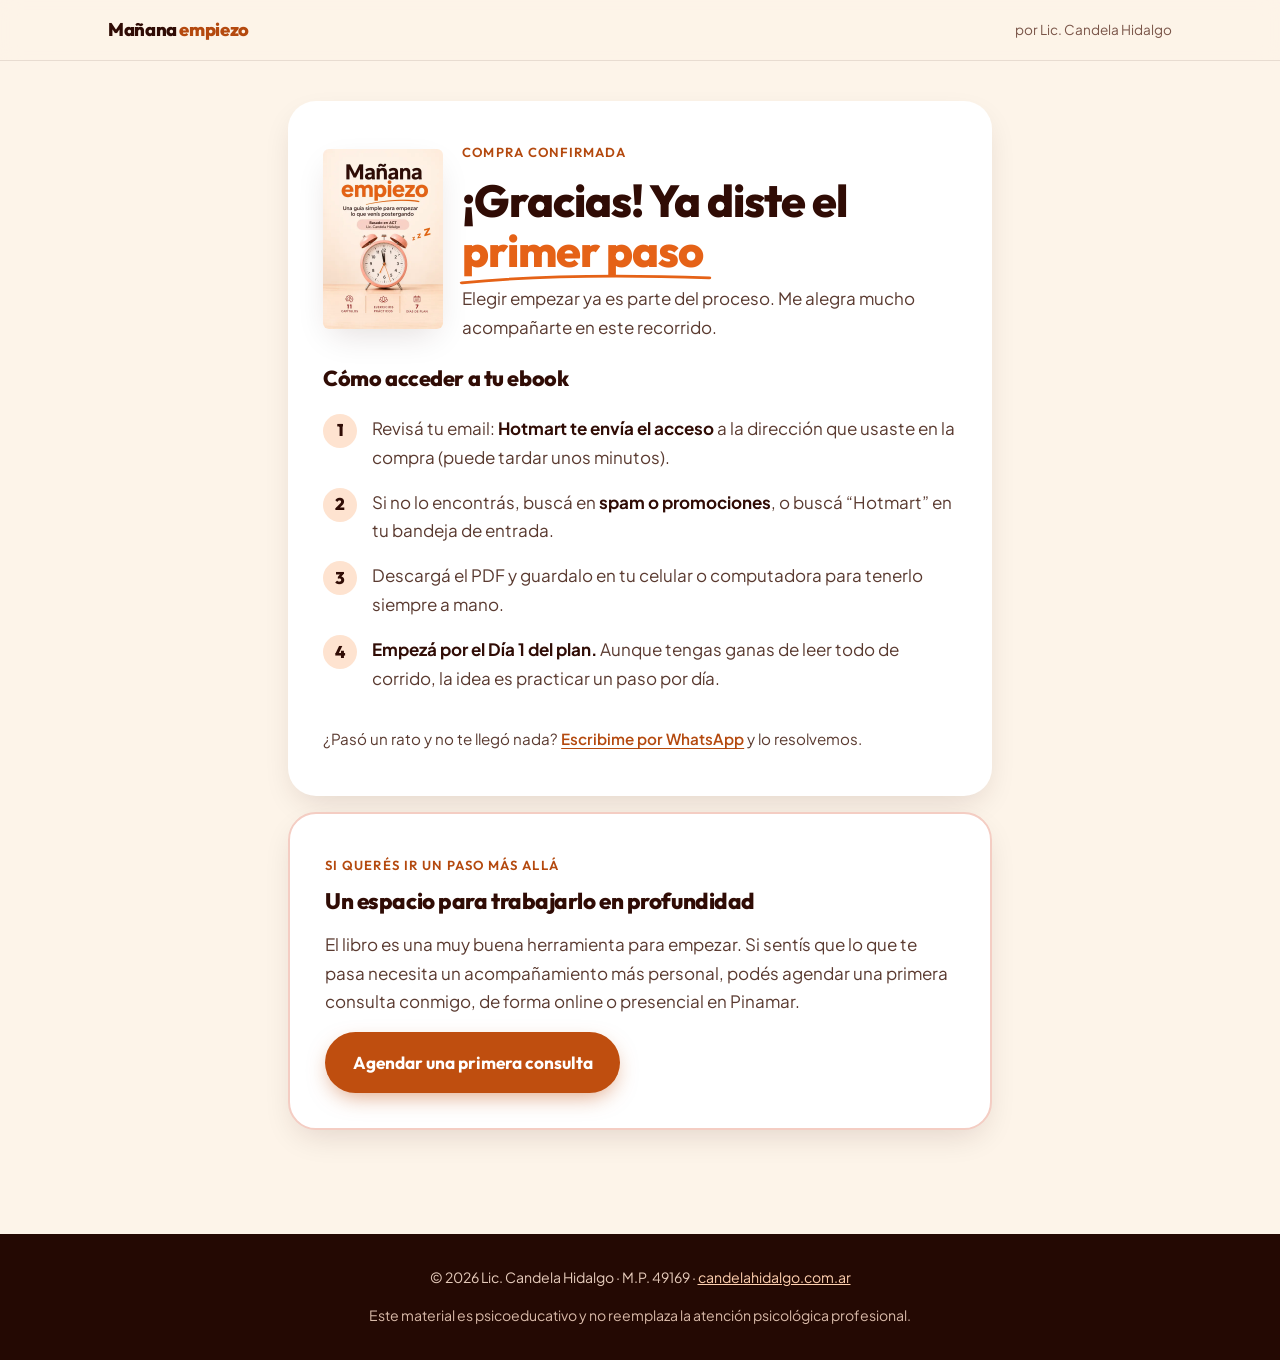
<file: mananaempiezo/gracias.html>
<!DOCTYPE html>
<html lang="es">
<head>
    <meta charset="UTF-8">
    <meta name="viewport" content="width=device-width, initial-scale=1">
    <title>¡Gracias por tu compra! · Mañana empiezo</title>
    <meta name="robots" content="noindex, nofollow">
    <meta name="theme-color" content="#FDF4E9">
    <link rel="preconnect" href="https://fonts.googleapis.com">
    <link rel="preconnect" href="https://fonts.gstatic.com" crossorigin>
    <link href="https://fonts.googleapis.com/css2?family=Outfit:wght@600;700;800&family=Plus+Jakarta+Sans:wght@400;500;600;700&display=swap" rel="stylesheet">
    <link rel="stylesheet" href="landing.css">
    <link rel="icon" href="img/portada-480.webp" type="image/webp">
    <style>
        .thanks { padding-top: 40px; }
        .thanks-head { display: grid; gap: 1.2rem; align-items: center; margin-bottom: 1.5rem; }
        .thanks-head img { width: 120px; border-radius: 6px; box-shadow: var(--shadow-md); }
        .thanks h1 { font-size: clamp(1.9rem, 6.4vw, 2.8rem); margin-bottom: 0.5rem; }
        .stack { display: grid; gap: 1rem; }
        .next-step h2 { font-size: 1.4rem; }
        .next-step .btn { margin-top: 1rem; }
        .ig { margin-top: 0.5rem; }
        @media (min-width: 600px) { .thanks-head { grid-template-columns: 120px 1fr; } }
    </style>
</head>
<!--
    Página post-compra. Configurar en Hotmart como "Página de agradecimiento":
    https://candelahidalgo.com.ar/mananaempiezo/gracias.html
    El evento Purchase NO se dispara acá: lo envía Hotmart con el Pixel
    configurado en el producto (si lo mandáramos también, se duplicaría).
-->
<body data-page="gracias" class="page-simple">

    <header class="topbar">
        <div class="container">
            <span class="brand">Mañana&nbsp;<em>empiezo</em></span>
            <a href="../" class="byline">por Lic. Candela Hidalgo</a>
        </div>
    </header>

    <main class="section thanks" id="contenido">
        <div class="container narrow stack">
            <section class="card" aria-labelledby="thanks-title">
                <div class="thanks-head">
                    <img src="img/portada-480.webp" width="480" height="720" alt="Portada del ebook Mañana empiezo">
                    <div>
                        <p class="eyebrow">Compra confirmada</p>
                        <h1 id="thanks-title">¡Gracias! Ya diste el <span class="u">primer paso</span></h1>
                        <p>Elegir empezar ya es parte del proceso. Me alegra mucho acompañarte en este recorrido.</p>
                    </div>
                </div>

                <h2 style="font-size: 1.35rem;">Cómo acceder a tu ebook</h2>
                <ol class="steps">
                    <li><span>Revisá tu email: <strong>Hotmart te envía el acceso</strong> a la dirección que usaste en la compra (puede tardar unos minutos).</span></li>
                    <li><span>Si no lo encontrás, buscá en <strong>spam o promociones</strong>, o buscá “Hotmart” en tu bandeja de entrada.</span></li>
                    <li><span>Descargá el PDF y guardalo en tu celular o computadora para tenerlo siempre a mano.</span></li>
                    <li><span><strong>Empezá por el Día 1 del plan.</strong> Aunque tengas ganas de leer todo de corrido, la idea es practicar un paso por día.</span></li>
                </ol>
                <p style="font-size: 0.95rem;">¿Pasó un rato y no te llegó nada? <a href="#" class="link" data-wa data-wa-text="Hola Candela, compré el ebook Mañana empiezo y no me llegó el acceso.">Escribime por WhatsApp</a> y lo resolvemos.</p>
            </section>

            <section class="card next-step" aria-labelledby="next-title">
                <p class="eyebrow">Si querés ir un paso más allá</p>
                <h2 id="next-title">Un espacio para trabajarlo en profundidad</h2>
                <p>El libro es una muy buena herramienta para empezar. Si sentís que lo que te pasa necesita un acompañamiento más personal, podés agendar una primera consulta conmigo, de forma online o presencial en Pinamar.</p>
                <a href="../#agendar" class="btn btn-buy">Agendar una primera consulta</a>
                <p class="ig" data-instagram hidden>También podés seguirme en Instagram: <a href="#" class="link" target="_blank" rel="noopener"><span data-instagram-user></span></a></p>
            </section>
        </div>
    </main>

    <footer class="footer" style="padding-bottom: 2rem;">
        <div class="container">
            <p>© <span data-year>2026</span> Lic. Candela Hidalgo · M.P. 49169 · <a href="../">candelahidalgo.com.ar</a></p>
            <p class="disclaimer">Este material es psicoeducativo y no reemplaza la atención psicológica profesional.</p>
        </div>
    </footer>

    <script src="config.js"></script>
    <script src="landing.js"></script>
</body>
</html>
</file>
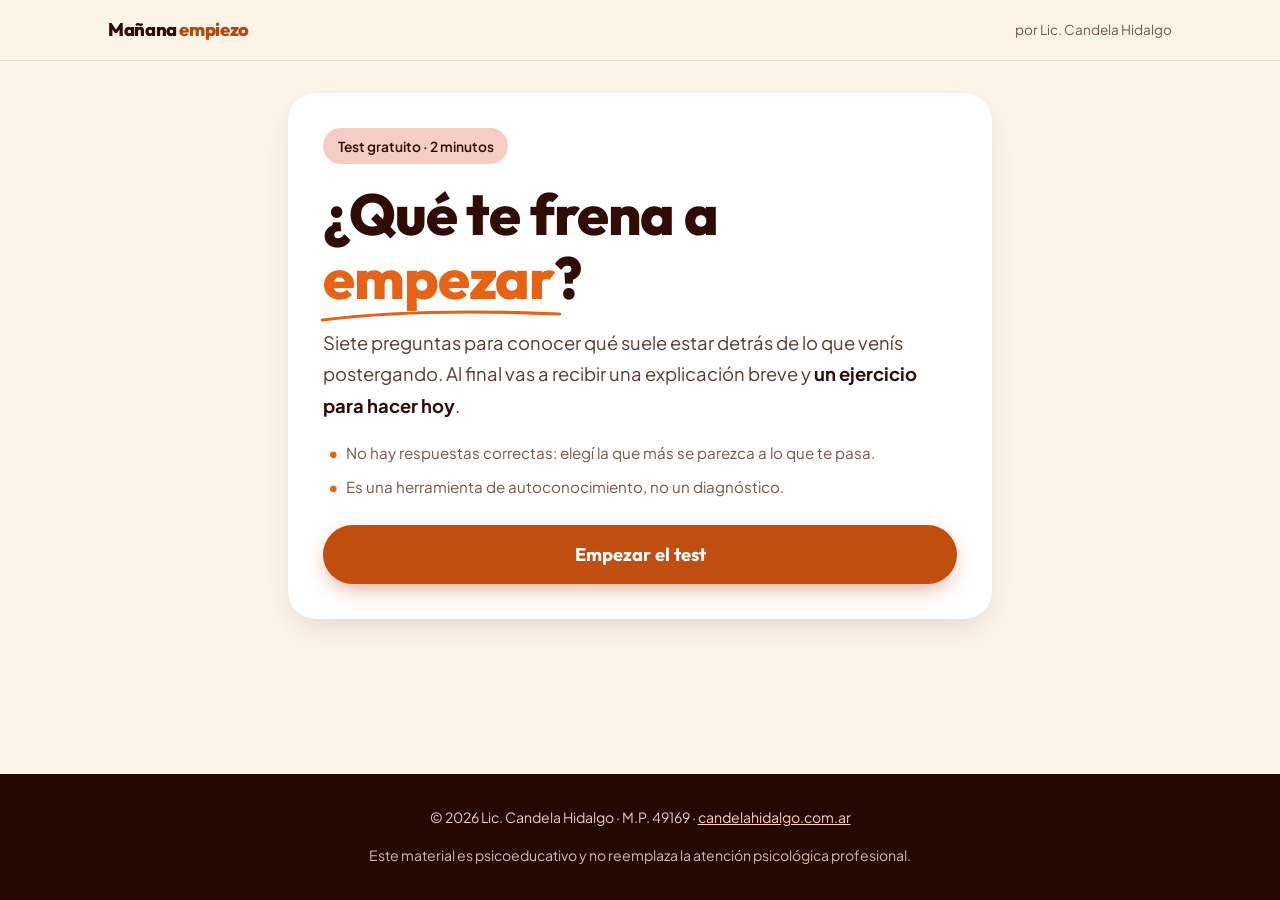
<file: mananaempiezo/test.html>
<!DOCTYPE html>
<html lang="es">
<head>
    <meta charset="UTF-8">
    <meta name="viewport" content="width=device-width, initial-scale=1">
    <title>Test gratuito: ¿Qué te frena a empezar? · Mañana empiezo</title>
    <meta name="description" content="Un test breve de 7 preguntas para descubrir qué está detrás de la postergación, con un ejercicio basado en ACT para hacer hoy. Por la Lic. Candela Hidalgo, psicóloga clínica.">
    <link rel="canonical" href="https://candelahidalgo.com.ar/mananaempiezo/test.html">
    <meta name="theme-color" content="#FDF4E9">

    <meta property="og:type" content="website">
    <meta property="og:locale" content="es_LA">
    <meta property="og:site_name" content="Lic. Candela Hidalgo">
    <meta property="og:title" content="Test gratuito: ¿Qué te frena a empezar?">
    <meta property="og:description" content="7 preguntas, 2 minutos y un ejercicio para hacer hoy. Basado en ACT.">
    <meta property="og:url" content="https://candelahidalgo.com.ar/mananaempiezo/test.html">
    <meta property="og:image" content="https://candelahidalgo.com.ar/mananaempiezo/img/og-image.jpg">
    <meta property="og:image:width" content="1200">
    <meta property="og:image:height" content="630">
    <meta name="twitter:card" content="summary_large_image">
    <meta name="twitter:title" content="Test gratuito: ¿Qué te frena a empezar?">
    <meta name="twitter:description" content="7 preguntas, 2 minutos y un ejercicio para hacer hoy. Basado en ACT.">
    <meta name="twitter:image" content="https://candelahidalgo.com.ar/mananaempiezo/img/og-image.jpg">

    <link rel="preconnect" href="https://fonts.googleapis.com">
    <link rel="preconnect" href="https://fonts.gstatic.com" crossorigin>
    <link href="https://fonts.googleapis.com/css2?family=Outfit:wght@600;700;800&family=Plus+Jakarta+Sans:wght@400;500;600;700&display=swap" rel="stylesheet">
    <link rel="stylesheet" href="landing.css">
    <link rel="stylesheet" href="test.css">
    <link rel="icon" href="img/portada-480.webp" type="image/webp">
    <script>document.documentElement.classList.add('js');</script>
</head>
<body data-page="test" class="page-simple">

    <header class="topbar">
        <div class="container">
            <a href="./" class="brand" data-keep-utm>Mañana&nbsp;<em>empiezo</em></a>
            <a href="../" class="byline">por Lic. Candela Hidalgo</a>
        </div>
    </header>

    <main class="section quiz-wrap" id="contenido">
        <div class="container narrow">

            <!-- Intro -->
            <section class="card quiz-screen" id="screen-intro" aria-labelledby="intro-title">
                <span class="badge">Test gratuito · 2 minutos</span>
                <h1 id="intro-title" tabindex="-1">¿Qué te frena a <span class="u">empezar</span>?</h1>
                <p class="lead">Siete preguntas para conocer qué suele estar detrás de lo que venís postergando. Al final vas a recibir una explicación breve y <strong>un ejercicio para hacer hoy</strong>.</p>
                <ul class="intro-points">
                    <li>No hay respuestas correctas: elegí la que más se parezca a lo que te pasa.</li>
                    <li>Es una herramienta de autoconocimiento, no un diagnóstico.</li>
                </ul>
                <button type="button" class="btn btn-buy btn-lg btn-block" id="btn-start">Empezar el test</button>
            </section>

            <!-- Preguntas -->
            <section class="card quiz-screen" id="screen-quiz" hidden aria-live="polite">
                <div class="progress">
                    <div class="progress-meta"><span id="q-count">Pregunta 1 de 7</span><button type="button" class="back-btn" id="btn-back">← Anterior</button></div>
                    <div class="progress-track" role="progressbar" aria-label="Progreso del test" aria-valuemin="0" aria-valuemax="7" aria-valuenow="0" id="progress-bar">
                        <div class="progress-fill" id="progress-fill"></div>
                    </div>
                </div>
                <h2 class="q-title" id="q-title" tabindex="-1"></h2>
                <div class="options" id="q-options" role="group" aria-labelledby="q-title"></div>
            </section>

            <!-- Captura de datos (opcional) -->
            <section class="card quiz-screen" id="screen-lead" hidden aria-labelledby="lead-title">
                <span class="badge">¡Listo!</span>
                <h2 id="lead-title" tabindex="-1">Tu resultado está listo</h2>
                <p>Si querés, dejá tus datos y te escribo con recursos sobre tu resultado. Es <strong>opcional</strong>: podés ver el resultado igual.</p>
                <form id="lead-form" novalidate>
                    <div class="field">
                        <label for="lead-name">Nombre</label>
                        <input id="lead-name" name="nombre" type="text" autocomplete="given-name" maxlength="80">
                    </div>
                    <div class="field">
                        <label for="lead-email">Email</label>
                        <input id="lead-email" name="email" type="email" autocomplete="email" inputmode="email" maxlength="160">
                    </div>
                    <div class="field">
                        <label for="lead-wa">WhatsApp <span class="opt">(opcional si dejás email)</span></label>
                        <input id="lead-wa" name="whatsapp" type="tel" autocomplete="tel" inputmode="tel" maxlength="40" placeholder="Con código de país, ej. +54 9 11…">
                    </div>
                    <label class="check">
                        <input type="checkbox" id="lead-consent" name="consentimiento">
                        <span>Acepto que la Lic. Candela Hidalgo guarde estos datos para contactarme con información sobre mi resultado y su ebook. Puedo pedir que los borre cuando quiera.</span>
                    </label>
                    <p class="form-error" id="lead-error" role="alert" hidden></p>
                    <button type="submit" class="btn btn-buy btn-lg btn-block" id="btn-lead">Enviar y ver mi resultado</button>
                </form>
                <button type="button" class="skip-btn" id="btn-skip">Ver mi resultado sin dejar datos</button>
            </section>

            <!-- Resultado -->
            <section class="quiz-screen" id="screen-result" hidden aria-labelledby="result-title">
                <div class="card">
                    <p class="eyebrow">Tu resultado</p>
                    <h2 id="result-title" tabindex="-1"></h2>
                    <div id="result-body"></div>
                </div>

                <div class="card exercise">
                    <p class="eyebrow">Ejercicio para hacer hoy</p>
                    <h3 id="exercise-title"></h3>
                    <ol class="steps" id="exercise-steps"></ol>
                </div>

                <div class="card result-cta">
                    <div class="result-cta-grid">
                        <img src="img/portada-480.webp" width="480" height="720" loading="lazy" decoding="async" alt="Portada del ebook Mañana empiezo">
                        <div>
                            <p class="eyebrow">Para seguir profundizando</p>
                            <h3>Esto lo trabajamos en <span id="result-chapter">el libro</span></h3>
                            <p><strong>Mañana empiezo</strong> es una guía basada en ACT con 11 capítulos, ejercicios prácticos y un plan de 7 días para empezar lo que venís postergando.</p>
                            <div class="price-line" style="margin: 0.8rem 0;">
                                <span class="price" data-price>USD 9,99</span>
                                <span class="price-old" data-price-old hidden></span>
                                <span class="price-note">Descarga inmediata</span>
                            </div>
                        </div>
                    </div>
                    <div class="result-actions">
                        <a href="#" class="btn btn-buy btn-lg btn-block" data-buy="test-resultado">Quiero el ebook</a>
                        <a href="./" class="btn btn-ghost btn-block" data-keep-utm>Conocer más sobre el libro</a>
                    </div>
                </div>
                <p class="disclaimer-small">Este test es orientativo y no constituye un diagnóstico. Si lo que te pasa te genera mucho malestar, te recomiendo consultar con un profesional de la salud mental.</p>
                <button type="button" class="skip-btn" id="btn-restart">Hacer el test de nuevo</button>
            </section>
        </div>
    </main>

    <footer class="footer" style="padding-bottom: 2rem;">
        <div class="container">
            <p>© <span data-year>2026</span> Lic. Candela Hidalgo · M.P. 49169 · <a href="../">candelahidalgo.com.ar</a></p>
            <p class="disclaimer">Este material es psicoeducativo y no reemplaza la atención psicológica profesional.</p>
        </div>
    </footer>

    <!-- Neon (mismo cliente anónimo que usa la home para los turnos) -->
    <script type="module" src="../neon-config.js"></script>
    <script src="config.js"></script>
    <script src="landing.js"></script>
    <script src="test.js"></script>
</body>
</html>
</file>
<file: mananaempiezo/landing.css>
/* ==========================================================================
   MAÑANA EMPIEZO · Landing de venta del ebook
   Paleta tomada de la portada. Mobile-first.
   ========================================================================== */

:root {
    --cream: #FDF4E9;
    --cream-2: #FEE3D0;
    --orange: #E56217;          /* acento: palabras grandes, subrayado, ilustraciones */
    --orange-cta: #BF4E0F;      /* botones: blanco sobre este naranja = 4.9:1 (AA) */
    --orange-cta-hover: #A3420C;
    --orange-text: #B4490E;     /* naranja para texto chico sobre crema (AA) */
    --ink: #300C05;             /* títulos y texto fuerte */
    --text: #5A3A30;            /* cuerpo */
    --muted: #7A5548;
    --pink: #F4CDC3;
    --salmon: #F0A08C;
    --brick: #A8321E;
    --white: #FFFFFF;
    --line: rgba(48, 12, 5, 0.1);

    --shadow-sm: 0 2px 10px rgba(48, 12, 5, 0.06);
    --shadow-md: 0 12px 32px -8px rgba(48, 12, 5, 0.14);
    --shadow-cta: 0 8px 22px -6px rgba(191, 78, 15, 0.55);

    --r-sm: 12px;
    --r-md: 20px;
    --r-lg: 28px;
    --r-full: 999px;

    --font-title: 'Outfit', system-ui, sans-serif;
    --font-body: 'Plus Jakarta Sans', system-ui, sans-serif;

    --gutter: 20px;
    --maxw: 1120px;
}

*, *::before, *::after { box-sizing: border-box; }
* { margin: 0; padding: 0; }

html { scroll-behavior: smooth; scroll-padding-top: 72px; -webkit-text-size-adjust: 100%; }
@media (prefers-reduced-motion: reduce) { html { scroll-behavior: auto; } }

body {
    font-family: var(--font-body);
    font-size: 1.0625rem;
    line-height: 1.7;
    color: var(--text);
    background: var(--cream);
    -webkit-font-smoothing: antialiased;
    overflow-x: hidden;
}

img { max-width: 100%; height: auto; display: block; }
a { color: inherit; }
ul, ol { list-style: none; }

h1, h2, h3 {
    font-family: var(--font-title);
    color: var(--ink);
    line-height: 1.12;
    letter-spacing: -0.02em;
    font-weight: 800;
}
h1 { font-size: clamp(2.1rem, 7.6vw, 3.6rem); }
h2 { font-size: clamp(1.75rem, 5.6vw, 2.6rem); margin-bottom: 1rem; }
h3 { font-size: 1.2rem; font-weight: 700; letter-spacing: -0.01em; }

strong { color: var(--ink); font-weight: 700; }

:focus-visible {
    outline: 3px solid var(--orange-cta);
    outline-offset: 3px;
    border-radius: 6px;
}

.skip-link {
    position: absolute; left: -9999px; top: 8px; z-index: 100;
    background: var(--ink); color: var(--white); padding: 10px 16px; border-radius: var(--r-sm);
}
.skip-link:focus { left: 8px; }

.container { width: 100%; max-width: var(--maxw); margin: 0 auto; padding: 0 var(--gutter); }
.narrow { max-width: 760px; }
.section { padding: 72px 0; }
.section-alt { background: var(--white); }
.section-warm { background: var(--cream-2); }
.center { text-align: center; }
.lead { font-size: 1.15rem; color: var(--text); }

.eyebrow {
    display: inline-block;
    font-family: var(--font-title);
    font-weight: 600;
    font-size: 0.82rem;
    letter-spacing: 0.08em;
    text-transform: uppercase;
    color: var(--orange-text);
    margin-bottom: 0.75rem;
}

/* Subrayado curvo de la portada */
.u {
    position: relative;
    white-space: nowrap;
    color: var(--orange);
}
.u::after {
    content: "";
    position: absolute;
    left: -2%;
    right: -4%;
    bottom: -0.16em;
    height: 0.28em;
    background: url("data:image/svg+xml,%3Csvg xmlns='http://www.w3.org/2000/svg' viewBox='0 0 200 16' preserveAspectRatio='none'%3E%3Cpath d='M3 12 C 55 4, 120 2, 197 6' fill='none' stroke='%23E56217' stroke-width='3.2' stroke-linecap='round'/%3E%3C/svg%3E") no-repeat center / 100% 100%;
    pointer-events: none;
}
.u-ink { color: inherit; }

/* ===== Botones ===== */
.btn {
    display: inline-flex;
    align-items: center;
    justify-content: center;
    gap: 0.55rem;
    min-height: 52px;
    padding: 0.85rem 1.6rem;
    border-radius: var(--r-full);
    font-family: var(--font-title);
    font-weight: 700;
    font-size: 1.08rem;
    text-decoration: none;
    border: 2px solid transparent;
    cursor: pointer;
    transition: background-color .2s ease, transform .2s ease, box-shadow .2s ease;
}
.btn-buy {
    background: var(--orange-cta);
    color: var(--white);
    box-shadow: var(--shadow-cta);
}
.btn-buy:hover { background: var(--orange-cta-hover); transform: translateY(-1px); }
.btn-buy .arrow { transition: transform .2s ease; }
.btn-buy:hover .arrow { transform: translateX(3px); }
.btn-ghost {
    background: transparent;
    color: var(--ink);
    border-color: rgba(48, 12, 5, 0.25);
}
.btn-ghost:hover { border-color: var(--ink); }
.btn-block { width: 100%; }
.btn-lg { min-height: 58px; font-size: 1.15rem; padding: 1rem 2rem; }

.link {
    color: var(--orange-text);
    font-weight: 600;
    text-underline-offset: 3px;
    display: inline-flex;
    align-items: center;
    min-height: 44px;
}
.link:hover { color: var(--ink); }

.trust {
    display: flex;
    flex-wrap: wrap;
    gap: 0.35rem 1rem;
    font-size: 0.88rem;
    color: var(--muted);
    margin-top: 0.9rem;
}
.trust span { display: inline-flex; align-items: center; gap: 0.35rem; }
.trust svg { width: 16px; height: 16px; flex: none; color: var(--brick); }

.price-line {
    display: flex;
    align-items: baseline;
    gap: 0.6rem;
    flex-wrap: wrap;
}
.price {
    font-family: var(--font-title);
    font-weight: 800;
    font-size: 2rem;
    color: var(--ink);
    letter-spacing: -0.02em;
}
.price-old { color: var(--muted); text-decoration: line-through; font-size: 1.05rem; }
.price-note { font-size: 0.88rem; color: var(--muted); }

/* ===== Barra superior ===== */
.topbar {
    position: sticky;
    top: 0;
    z-index: 40;
    background: rgba(253, 244, 233, 0.92);
    -webkit-backdrop-filter: saturate(1.4) blur(10px);
    backdrop-filter: saturate(1.4) blur(10px);
    border-bottom: 1px solid var(--line);
}
.topbar .container {
    display: flex;
    align-items: center;
    justify-content: space-between;
    gap: 1rem;
    min-height: 60px;
}
.brand {
    font-family: var(--font-title);
    font-weight: 800;
    font-size: 1.15rem;
    color: var(--ink);
    text-decoration: none;
    letter-spacing: -0.02em;
    display: inline-flex;
    align-items: center;
    min-height: 44px;
}
.brand em { font-style: normal; color: var(--orange-text); }
.byline {
    font-size: 0.85rem;
    color: var(--muted);
    text-decoration: none;
    min-height: 44px;
    display: inline-flex;
    align-items: center;
    text-align: right;
}
.byline:hover { color: var(--ink); text-decoration: underline; }

/* ===== Hero ===== */
.hero {
    position: relative;
    padding: 16px 0 64px;
    overflow: hidden;
}
.hero::before {
    content: "";
    position: absolute;
    width: 520px; height: 520px;
    right: -180px; top: -120px;
    background: radial-gradient(circle, var(--cream-2) 0%, rgba(254, 227, 208, 0) 70%);
    pointer-events: none;
}
.hero-grid {
    position: relative;
    display: grid;
    gap: 1.25rem;
    align-items: center;
}
.badge {
    display: inline-flex;
    align-items: center;
    gap: 0.5rem;
    background: var(--pink);
    color: var(--ink);
    font-weight: 600;
    font-size: 0.86rem;
    padding: 0.4rem 0.9rem;
    border-radius: var(--r-full);
    margin-bottom: 1.1rem;
}
.badge svg { width: 16px; height: 16px; color: var(--brick); }
.hero h1 { margin-bottom: 1rem; }
.hero .lead { max-width: 34ch; margin-bottom: 1.4rem; }
.hero-media { position: relative; order: -1; width: 100%; max-width: 330px; margin: 0 auto -0.5rem; }
.hero-media img {
    width: 100%;
    mix-blend-mode: multiply; /* el fondo blanco del mockup se funde con el crema */
}
.zzz {
    position: absolute;
    right: 6%;
    top: 4%;
    font-family: var(--font-title);
    font-weight: 800;
    color: var(--orange);
    font-size: 1.6rem;
    letter-spacing: 0.06em;
    opacity: 0.9;
}
.zzz span { display: inline-block; animation: zzz 3.2s ease-in-out infinite; }
.zzz span:nth-child(1) { font-size: 0.6em; }
.zzz span:nth-child(2) { font-size: 0.8em; animation-delay: .3s; }
.zzz span:nth-child(3) { animation-delay: .6s; }
@keyframes zzz {
    0%, 100% { transform: translateY(0); opacity: .9; }
    50% { transform: translateY(-5px); opacity: .55; }
}
.hero-buy { display: grid; gap: 0.9rem; }
.hero-buy .price-line { margin-bottom: 0.1rem; }

/* ===== ¿Te pasa esto? ===== */
.pain-list {
    display: grid;
    gap: 0.85rem;
    margin-top: 2rem;
}
.pain-item {
    display: flex;
    gap: 0.9rem;
    align-items: flex-start;
    background: var(--white);
    border-radius: var(--r-md);
    padding: 1.1rem 1.2rem;
    box-shadow: var(--shadow-sm);
}
.pain-icon {
    flex: none;
    width: 40px; height: 40px;
    border-radius: 50%;
    background: var(--cream-2);
    display: grid; place-items: center;
    color: var(--brick);
}
.pain-icon svg { width: 20px; height: 20px; }
.pain-item p { margin: 0; }
.pain-close {
    margin-top: 2rem;
    font-size: 1.15rem;
    color: var(--ink);
    font-weight: 500;
}

/* ===== Reencuadre ===== */
.reframe-grid { display: grid; gap: 2rem; }
.reframe-cards { display: grid; gap: 1rem; }
.reframe-card {
    background: var(--cream);
    border-radius: var(--r-md);
    padding: 1.4rem;
    border-left: 4px solid var(--salmon);
}
.reframe-card h3 { margin-bottom: 0.35rem; }
.reframe-card p { font-size: 1rem; }
.quote {
    font-family: var(--font-title);
    font-weight: 600;
    font-size: 1.3rem;
    line-height: 1.35;
    color: var(--ink);
    background: var(--pink);
    border-radius: var(--r-lg);
    padding: 1.6rem;
    margin-top: 1.5rem;
}

/* ===== Pilares ===== */
.pillars {
    display: grid;
    grid-template-columns: repeat(3, 1fr);
    gap: 0.75rem;
    margin: 2rem 0 2.5rem;
}
.pillar {
    background: var(--white);
    border-radius: var(--r-md);
    padding: 1.2rem 0.6rem;
    text-align: center;
    box-shadow: var(--shadow-sm);
}
.pillar svg { width: 34px; height: 34px; color: var(--brick); margin: 0 auto 0.5rem; }
.pillar strong {
    display: block;
    font-family: var(--font-title);
    font-size: 1.6rem;
    line-height: 1.1;
    color: var(--ink);
}
.pillar span { font-size: 0.82rem; text-transform: uppercase; letter-spacing: 0.05em; color: var(--brick); font-weight: 600; line-height: 1.3; display: block; }
.pillar p { font-size: 0.92rem; margin-top: 0.6rem; display: none; }

/* ===== Acordeón ===== */
.acc { border-radius: var(--r-md); background: var(--white); box-shadow: var(--shadow-sm); }
.acc + .acc { margin-top: 0.75rem; }
.acc-btn {
    width: 100%;
    min-height: 56px;
    display: flex;
    align-items: center;
    justify-content: space-between;
    gap: 1rem;
    padding: 1rem 1.25rem;
    background: none;
    border: 0;
    font-family: var(--font-title);
    font-weight: 600;
    font-size: 1.05rem;
    color: var(--ink);
    text-align: left;
    cursor: pointer;
    border-radius: var(--r-md);
}
.acc-btn .chev {
    flex: none;
    width: 28px; height: 28px;
    border-radius: 50%;
    background: var(--cream-2);
    display: grid; place-items: center;
    transition: transform .25s ease;
}
.acc-btn .chev svg { width: 14px; height: 14px; color: var(--ink); }
.acc-btn[aria-expanded="true"] .chev { transform: rotate(180deg); }
.acc-panel { padding: 0 1.25rem 1.25rem; }
.acc-panel p + p { margin-top: 0.6rem; }

.chapters li {
    display: flex;
    gap: 0.9rem;
    align-items: baseline;
    padding: 0.7rem 0;
    border-top: 1px solid var(--line);
}
.chapters li:first-child { border-top: 0; }
.ch-num {
    font-family: var(--font-title);
    font-weight: 700;
    color: var(--orange-text);
    font-size: 0.95rem;
    min-width: 1.6rem;
}

/* ===== Plan 7 días ===== */
.plan {
    position: relative;
    margin-top: 2.5rem;
    display: grid;
    gap: 1.25rem;
}
.plan::before {
    content: "";
    position: absolute;
    left: 21px;
    top: 10px;
    bottom: 10px;
    width: 2px;
    background: repeating-linear-gradient(to bottom, var(--salmon) 0 6px, transparent 6px 12px);
}
.day {
    position: relative;
    display: flex;
    gap: 1rem;
    align-items: flex-start;
}
.day-dot {
    position: relative;
    flex: none;
    width: 44px; height: 44px;
    border-radius: 50%;
    background: var(--white);
    border: 2px solid var(--salmon);
    display: grid; place-items: center;
    font-family: var(--font-title);
    font-weight: 800;
    color: var(--ink);
}
.day:first-child .day-dot { background: var(--orange-cta); border-color: var(--orange-cta); color: var(--white); }
.day > div {
    background: var(--white);
    border-radius: var(--r-md);
    padding: 1rem 1.2rem;
    box-shadow: var(--shadow-sm);
    flex: 1;
}
.day-label {
    font-size: 0.78rem;
    text-transform: uppercase;
    letter-spacing: 0.08em;
    color: var(--orange-text);
    font-weight: 700;
    margin-bottom: 0.1rem;
}
.day h3 { font-size: 1.1rem; margin-bottom: 0.25rem; }
.day p:last-child { font-size: 0.97rem; }

/* ===== Para quién ===== */
.fit-grid { display: grid; gap: 1rem; margin-top: 2rem; }
.fit-card {
    border-radius: var(--r-lg);
    padding: 1.6rem 1.4rem;
}
.fit-yes { background: var(--white); box-shadow: var(--shadow-sm); }
.fit-no { background: transparent; border: 2px dashed rgba(48, 12, 5, 0.18); }
.fit-card h3 { margin-bottom: 1rem; display: flex; gap: 0.6rem; align-items: center; }
.fit-card li {
    display: flex;
    gap: 0.7rem;
    align-items: flex-start;
    padding: 0.45rem 0;
}
.fit-card li svg { flex: none; width: 20px; height: 20px; margin-top: 4px; }
.fit-yes li svg { color: var(--orange-cta); }
.fit-no li svg { color: var(--muted); }

/* ===== Autora ===== */
.author {
    display: grid;
    gap: 1.75rem;
    align-items: center;
}
.author-photo {
    position: relative;
    max-width: 320px;
    margin: 0 auto;
}
.author-photo img {
    border-radius: 48% 52% 46% 54% / 40% 42% 58% 60%;
    aspect-ratio: 3 / 4;
    object-fit: cover;
    box-shadow: var(--shadow-md);
}
.author-photo::after {
    content: "";
    position: absolute;
    inset: auto -14px -14px auto;
    width: 96px; height: 96px;
    border-radius: 50%;
    background: var(--salmon);
    z-index: -1;
}
.author-meta {
    display: flex;
    flex-wrap: wrap;
    gap: 0.5rem;
    margin: 0.75rem 0 1.25rem;
}
.chip {
    background: var(--cream-2);
    color: var(--ink);
    font-size: 0.85rem;
    font-weight: 600;
    padding: 0.3rem 0.8rem;
    border-radius: var(--r-full);
}
.author p + p { margin-top: 0.8rem; }

/* ===== Testimonios ===== */
.testi-grid { display: grid; gap: 1rem; margin-top: 2rem; }
.testi-card {
    background: var(--white);
    border-radius: var(--r-md);
    padding: 1.4rem;
    box-shadow: var(--shadow-sm);
}
.testi-card blockquote { color: var(--ink); font-size: 1.02rem; }
.testi-card figcaption { margin-top: 0.8rem; font-size: 0.9rem; color: var(--muted); }

/* ===== Oferta ===== */
.offer {
    background: var(--white);
    border-radius: var(--r-lg);
    box-shadow: var(--shadow-md);
    padding: 1.6rem 1.25rem;
    display: grid;
    gap: 1.5rem;
    border: 2px solid var(--pink);
}
.offer-media { background: var(--cream); border-radius: var(--r-md); padding: 0.5rem; }
.offer-media img { mix-blend-mode: multiply; }
.offer h2 { font-size: clamp(1.6rem, 5vw, 2.2rem); }
.includes { margin: 1rem 0 1.4rem; display: grid; gap: 0.55rem; }
.includes li { display: flex; gap: 0.7rem; align-items: flex-start; }
.includes svg { flex: none; width: 22px; height: 22px; color: var(--orange-cta); margin-top: 3px; }
.offer .price { font-size: 2.6rem; }
.payments {
    margin-top: 1rem;
    font-size: 0.88rem;
    color: var(--muted);
    display: flex;
    gap: 0.5rem;
    align-items: flex-start;
}
.payments svg { flex: none; width: 18px; height: 18px; margin-top: 3px; color: var(--brick); }
.seal {
    display: flex;
    gap: 0.9rem;
    align-items: center;
    background: var(--cream);
    border-radius: var(--r-md);
    padding: 0.9rem 1rem;
    margin-top: 1.1rem;
}
.seal-badge {
    flex: none;
    width: 58px; height: 58px;
    border-radius: 50%;
    background: var(--orange-cta);
    color: var(--white);
    display: grid; place-items: center;
    text-align: center;
    font-family: var(--font-title);
    font-weight: 800;
    line-height: 1;
    font-size: 1.35rem;
    box-shadow: 0 0 0 4px var(--white), 0 0 0 6px var(--pink);
}
.seal-badge small { display: block; font-size: 0.55rem; font-weight: 700; letter-spacing: 0.06em; text-transform: uppercase; margin-top: 2px; }
.seal p { font-size: 0.92rem; margin: 0; }

/* ===== Garantía ===== */
.guarantee {
    display: grid;
    gap: 1.25rem;
    align-items: center;
    background: var(--pink);
    border-radius: var(--r-lg);
    padding: 1.8rem 1.4rem;
}
.guarantee .seal-badge { width: 84px; height: 84px; font-size: 2rem; box-shadow: 0 0 0 5px var(--pink), 0 0 0 7px var(--white); }
.guarantee .seal-badge small { font-size: 0.65rem; }
.guarantee h2 { font-size: clamp(1.45rem, 4.6vw, 2rem); margin-bottom: 0.5rem; }

/* ===== Cierre ===== */
.closing {
    background: var(--ink);
    color: #F6E4D6;
    text-align: center;
    padding: 80px 0;
    position: relative;
    overflow: hidden;
}
.closing h2 { color: var(--white); }
.closing .u { color: #FF9A5C; }
.closing .u::after { filter: brightness(1.25); }
.closing p { color: #F6E4D6; max-width: 34em; margin: 0 auto 1.8rem; }
.closing .wa-link { color: #FFD0B0; }
.closing .wa-link:hover { color: var(--white); }
.closing .price-note { color: #E6CBBB; }
.closing-ctas { display: grid; gap: 0.6rem; justify-items: center; }

/* ===== Footer ===== */
.footer {
    background: #240903;
    color: #E6CBBB;
    font-size: 0.88rem;
    padding: 2rem 0 6.5rem;
    text-align: center;
}
.footer a { color: #FFD0B0; }
.footer p + p { margin-top: 0.5rem; }
.footer .disclaimer { max-width: 40em; margin: 0.9rem auto 0; color: #D8B9A8; }

/* ===== CTA sticky (mobile) ===== */
.sticky-cta {
    position: fixed;
    left: 0; right: 0; bottom: 0;
    z-index: 50;
    display: flex;
    align-items: center;
    justify-content: space-between;
    gap: 0.75rem;
    padding: 0.65rem var(--gutter) calc(0.65rem + env(safe-area-inset-bottom));
    background: rgba(255, 255, 255, 0.97);
    border-top: 1px solid var(--line);
    box-shadow: 0 -8px 24px rgba(48, 12, 5, 0.08);
    transform: translateY(110%);
    transition: transform .3s ease;
}
.sticky-cta.is-visible { transform: translateY(0); }
.sticky-cta .s-title { font-family: var(--font-title); font-weight: 700; color: var(--ink); line-height: 1.15; font-size: 0.95rem; }
.sticky-cta .s-price { font-size: 0.85rem; color: var(--muted); }
.sticky-cta .btn { min-height: 48px; padding: 0.6rem 1.15rem; font-size: 1rem; white-space: nowrap; }

/* ===== Animaciones ===== */
.js .reveal { opacity: 0; transform: translateY(16px); transition: opacity .6s ease, transform .6s ease; }
.js .reveal.is-in { opacity: 1; transform: none; }
@media (prefers-reduced-motion: reduce) {
    .js .reveal { opacity: 1; transform: none; transition: none; }
    .zzz span { animation: none; }
    .btn, .sticky-cta, .acc-btn .chev { transition: none; }
}

/* ===== Página de gracias / test (compartido) ===== */
.page-simple { min-height: 100vh; display: flex; flex-direction: column; }
.page-simple main { flex: 1; }
.card {
    background: var(--white);
    border-radius: var(--r-lg);
    box-shadow: var(--shadow-md);
    padding: 1.6rem 1.3rem;
}
.steps { counter-reset: step; display: grid; gap: 1rem; margin: 1.5rem 0; }
.steps li { counter-increment: step; display: flex; gap: 0.9rem; align-items: flex-start; }
.steps li::before {
    content: counter(step);
    flex: none;
    width: 34px; height: 34px;
    border-radius: 50%;
    background: var(--cream-2);
    color: var(--ink);
    font-family: var(--font-title);
    font-weight: 800;
    display: grid; place-items: center;
}
.next-step { border: 2px solid var(--pink); }

/* ===== Breakpoints ===== */
@media (min-width: 600px) {
    :root { --gutter: 28px; }
    .pain-list { grid-template-columns: 1fr 1fr; }
    .pillar p { display: block; }
    .fit-grid { grid-template-columns: 1fr 1fr; }
    .testi-grid { grid-template-columns: 1fr 1fr; }
    .guarantee { grid-template-columns: auto 1fr; padding: 2.2rem; }
    .card { padding: 2.2rem; }
}

@media (min-width: 900px) {
    .section { padding: 104px 0; }
    .hero { padding: 64px 0 96px; }
    .hero-grid { grid-template-columns: 1.05fr 1fr; gap: 2.5rem; }
    .hero-media { order: 0; margin: 0; max-width: none; }
    .hero .lead { font-size: 1.22rem; }
    .hero-buy { max-width: 460px; }
    .reframe-grid { grid-template-columns: 1fr 1fr; gap: 3.5rem; align-items: start; }
    .author { grid-template-columns: 320px 1fr; gap: 3.5rem; }
    .offer { grid-template-columns: 1fr 1.05fr; padding: 2.75rem; align-items: center; }
    .plan { grid-template-columns: 1fr 1fr; column-gap: 1.5rem; }
    .plan::before { display: none; }
    .sticky-cta { display: none; }
    .footer { padding-bottom: 2rem; }
}
</file>
<file: styles.css>
/* ==========================================================================
   CANDELA HIDALGO - PSICOLOGÍA CLÍNICA • ENFOQUE INTEGRATIVO
   Design System & Styles based on Brand Moodboard
   ========================================================================== */

/* ===== VARIABLES & COLOR PALETTE ===== */
:root {
    /* Brand Colors based on Moodboard */
    --navy-dark: #0D2238;       /* Deepest Navy for high contrast text & accents */
    --navy-primary: #123456;    /* Primary Brand Navy Blue */
    --navy-light: #1E4D7E;      /* Medium Ocean Navy */
    
    --blue-accent: #326B9C;     /* Slate / Soft Cerulean */
    --blue-serene: #6A96C2;     /* Muted Serene Blue */
    --celeste-soft: #D7E5F6;    /* Soft Ice / Celestial Blue for badges & accents */
    --celeste-bg: #EDF3FC;      /* Subtle Cool Tint for cards */
    
    --cream-bg: #FAF7F0;        /* Warm Calming Off-White / Cream background */
    --cream-surface: #F4EFE4;   /* Soft Sand / Muted warm surface */
    --cream-card: #FFFFFF;      /* Clean White for elevated cards */
    --cream-border: #E8E0D0;    /* Warm subtle border */
    
    /* Functional Colors */
    --whatsapp-green: #25D366;
    --whatsapp-dark: #128C7E;
    --whatsapp-light: #DCF8C6;
    
    /* Typography */
    --text-primary: #0D2238;
    --text-body: #334E68;
    --text-muted: #627D98;
    --text-white: #FFFFFF;
    
    /* Shadows & Transitions */
    --shadow-subtle: 0 4px 20px -2px rgba(18, 52, 86, 0.06);
    --shadow-card: 0 10px 30px -5px rgba(18, 52, 86, 0.08), 0 4px 10px -2px rgba(18, 52, 86, 0.03);
    --shadow-card-hover: 0 20px 40px -10px rgba(18, 52, 86, 0.15), 0 8px 15px -3px rgba(18, 52, 86, 0.06);
    --shadow-accent: 0 8px 25px rgba(18, 52, 86, 0.25);
    
    --radius-sm: 8px;
    --radius-md: 16px;
    --radius-lg: 24px;
    --radius-full: 9999px;
    
    --transition: all 0.35s cubic-bezier(0.16, 1, 0.3, 1);
}

/* ===== RESET & GLOBAL STYLES ===== */
* {
    margin: 0;
    padding: 0;
    box-sizing: border-box;
}

html {
    scroll-behavior: smooth;
    scroll-padding-top: 90px;
}

body {
    font-family: 'Plus Jakarta Sans', 'Outfit', sans-serif;
    color: var(--text-body);
    background-color: var(--cream-bg);
    line-height: 1.75;
    overflow-x: hidden;
    -webkit-font-smoothing: antialiased;
}

h1, h2, h3, h4, .serif-font {
    font-family: 'Playfair Display', Georgia, serif;
    font-weight: 600;
    color: var(--navy-primary);
    letter-spacing: -0.02em;
}

p {
    font-size: 1.05rem;
    font-weight: 400;
    color: var(--text-body);
}

a {
    text-decoration: none;
    color: inherit;
    transition: var(--transition);
}

/* ===== UTILITIES & LAYOUT ===== */
.container {
    width: 90%;
    max-width: 1140px;
    margin: 0 auto;
}

.section-padding {
    padding: 6.5rem 0;
}

.text-center {
    text-align: center;
}

.section-header {
    margin-bottom: 3.5rem;
}

.section-tag {
    display: inline-block;
    padding: 0.4rem 1.1rem;
    background-color: var(--celeste-soft);
    color: var(--navy-primary);
    border-radius: var(--radius-full);
    font-size: 0.85rem;
    font-weight: 600;
    text-transform: uppercase;
    letter-spacing: 1.2px;
    margin-bottom: 1rem;
}

.section-title {
    font-size: 2.8rem;
    line-height: 1.2;
    margin-bottom: 1.2rem;
    color: var(--navy-primary);
}

.section-subtitle {
    font-size: 1.15rem;
    color: var(--text-muted);
    max-width: 700px;
    margin: 0 auto;
    font-weight: 400;
}

/* ===== BUTTONS ===== */
.btn {
    display: inline-flex;
    align-items: center;
    justify-content: center;
    gap: 0.6rem;
    padding: 0.95rem 1.8rem;
    border-radius: var(--radius-full);
    font-size: 1rem;
    font-weight: 600;
    font-family: inherit;
    border: 2px solid transparent;
    cursor: pointer;
    transition: var(--transition);
    text-align: center;
}

.btn-primary {
    background-color: var(--navy-primary);
    color: var(--text-white);
    box-shadow: 0 4px 15px rgba(18, 52, 86, 0.2);
}

.btn-primary:hover {
    background-color: var(--navy-dark);
    transform: translateY(-2px);
    box-shadow: var(--shadow-card-hover);
    color: var(--text-white);
}

.btn-secondary {
    background-color: var(--celeste-soft);
    color: var(--navy-primary);
}

.btn-secondary:hover {
    background-color: #c7dbf2;
    color: var(--navy-dark);
    transform: translateY(-2px);
}

.btn-outline {
    background-color: transparent;
    border-color: var(--navy-primary);
    color: var(--navy-primary);
}

.btn-outline:hover {
    background-color: var(--navy-primary);
    color: var(--text-white);
}

.btn-whatsapp {
    background-color: var(--whatsapp-green);
    color: #FFFFFF;
    box-shadow: 0 4px 18px rgba(37, 211, 102, 0.35);
}

.btn-whatsapp:hover {
    background-color: #20bd5a;
    transform: translateY(-2px);
    box-shadow: 0 8px 25px rgba(37, 211, 102, 0.45);
    color: #FFFFFF;
}

.btn-large {
    padding: 1.15rem 2.4rem;
    font-size: 1.1rem;
}

/* ===== HEADER & NAVIGATION ===== */
.header {
    position: fixed;
    top: 0;
    left: 0;
    width: 100%;
    background-color: rgba(250, 247, 240, 0.92);
    backdrop-filter: blur(12px);
    -webkit-backdrop-filter: blur(12px);
    z-index: 1000;
    border-bottom: 1px solid rgba(232, 224, 208, 0.6);
    transition: var(--transition);
}

.nav-container {
    display: flex;
    justify-content: space-between;
    align-items: center;
    height: 85px;
}

.brand-wrapper {
    display: flex;
    flex-direction: column;
}

.logo {
    font-family: 'Playfair Display', serif;
    font-size: 1.65rem;
    font-weight: 700;
    color: var(--navy-primary);
    line-height: 1.1;
    letter-spacing: -0.5px;
}

.logo-tagline {
    font-size: 0.78rem;
    font-weight: 500;
    color: var(--blue-serene);
    letter-spacing: 0.8px;
    text-transform: uppercase;
}

.nav-menu {
    display: flex;
    align-items: center;
    gap: 2rem;
}

.nav-link {
    font-weight: 500;
    font-size: 0.95rem;
    color: var(--text-body);
    position: relative;
    padding: 0.4rem 0;
}

.nav-link:hover {
    color: var(--navy-primary);
}

.nav-link::after {
    content: '';
    position: absolute;
    bottom: 0;
    left: 0;
    width: 0;
    height: 2px;
    background-color: var(--blue-accent);
    transition: var(--transition);
    border-radius: 2px;
}

.nav-link:hover::after {
    width: 100%;
}

.menu-toggle {
    display: none;
    flex-direction: column;
    justify-content: space-between;
    width: 28px;
    height: 20px;
    background: transparent;
    border: none;
    cursor: pointer;
    z-index: 1001;
}

.menu-toggle span {
    width: 100%;
    height: 2.5px;
    background-color: var(--navy-primary);
    border-radius: 2px;
    transition: var(--transition);
}

/* ===== HERO SECTION ===== */
.hero {
    padding-top: 145px;
    padding-bottom: 90px;
    background: linear-gradient(180deg, #F4EFE4 0%, #FAF7F0 100%);
    position: relative;
    overflow: hidden;
}

.hero-container {
    display: grid;
    grid-template-columns: 1.15fr 0.85fr;
    gap: 4rem;
    align-items: center;
    position: relative;
    z-index: 2;
}

.hero-content .badge {
    display: inline-flex;
    align-items: center;
    gap: 0.5rem;
    padding: 0.45rem 1.1rem;
    background-color: var(--celeste-soft);
    color: var(--navy-primary);
    border-radius: var(--radius-full);
    font-weight: 600;
    font-size: 0.85rem;
    margin-bottom: 1.5rem;
    letter-spacing: 0.5px;
}

.hero-content h1 {
    font-size: 3.5rem;
    line-height: 1.15;
    color: var(--navy-primary);
    margin-bottom: 1.5rem;
}

.hero-content h1 span {
    color: var(--blue-accent);
    font-style: italic;
    font-weight: 600;
}

.hero-content p {
    font-size: 1.18rem;
    color: var(--text-body);
    margin-bottom: 2.2rem;
    max-width: 530px;
}

.hero-buttons {
    display: flex;
    gap: 1rem;
    flex-wrap: wrap;
}

.hero-image-wrapper {
    position: relative;
    display: flex;
    justify-content: center;
    align-items: center;
}

.image-blob {
    width: 380px;
    height: 470px;
    border-radius: 40% 60% 65% 35% / 45% 55% 45% 55%;
    overflow: hidden;
    box-shadow: var(--shadow-card-hover);
    position: relative;
    z-index: 2;
    border: 8px solid var(--cream-bg);
    animation: blob-morph 14s ease-in-out infinite alternate;
}

.hero-image {
    width: 100%;
    height: 100%;
    object-fit: cover;
    object-position: top center;
}

.hero-decor-badge {
    position: absolute;
    bottom: 20px;
    left: -15px;
    background-color: var(--cream-card);
    padding: 1rem 1.4rem;
    border-radius: var(--radius-md);
    box-shadow: var(--shadow-card);
    z-index: 3;
    display: flex;
    align-items: center;
    gap: 0.8rem;
    border: 1px solid var(--cream-border);
}

.hero-decor-badge .icon-circle {
    width: 42px;
    height: 42px;
    border-radius: 50%;
    background-color: var(--celeste-soft);
    display: flex;
    align-items: center;
    justify-content: center;
    color: var(--navy-primary);
    font-size: 1.2rem;
}

.hero-decor-badge .badge-text strong {
    display: block;
    font-size: 0.95rem;
    color: var(--navy-primary);
}

.hero-decor-badge .badge-text span {
    font-size: 0.8rem;
    color: var(--text-muted);
}

.blob-bg {
    position: absolute;
    border-radius: 50%;
    filter: blur(45px);
    z-index: 1;
    opacity: 0.55;
}

.blob-1 {
    width: 280px;
    height: 280px;
    background-color: var(--celeste-soft);
    top: -20px;
    right: -10px;
    animation: float 7s ease-in-out infinite;
}

.blob-2 {
    width: 220px;
    height: 220px;
    background-color: #B5D2F2;
    bottom: -20px;
    left: 10px;
    animation: float 9s ease-in-out infinite reverse;
}

@keyframes blob-morph {
    0% { border-radius: 40% 60% 65% 35% / 45% 55% 45% 55%; }
    100% { border-radius: 55% 45% 40% 60% / 55% 45% 55% 45%; }
}

@keyframes float {
    0% { transform: translate(0, 0); }
    50% { transform: translate(15px, -15px); }
    100% { transform: translate(0, 0); }
}

.wave-bottom, .wave-top {
    position: absolute;
    left: 0;
    width: 100%;
    overflow: hidden;
    line-height: 0;
}

.wave-bottom { bottom: 0; }
.wave-top { top: 0; transform: rotate(180deg); }

.wave-bottom svg, .wave-top svg {
    position: relative;
    display: block;
    width: calc(100% + 1.3px);
    height: 55px;
}

.wave-bottom .shape-fill, .wave-top .shape-fill {
    fill: var(--cream-bg);
}

/* ===== SECCIÓN DE AGENDAMIENTO DE TURNOS ===== */
.booking-section {
    background-color: var(--cream-bg);
    position: relative;
}

.booking-wrapper {
    display: grid;
    grid-template-columns: 1.35fr 0.85fr;
    gap: 2.5rem;
    align-items: start;
    margin-top: 2rem;
}

.booking-card {
    background-color: var(--cream-card);
    border-radius: var(--radius-lg);
    padding: 2.8rem;
    box-shadow: var(--shadow-card);
    border: 1px solid var(--cream-border);
}

.booking-step {
    margin-bottom: 2.4rem;
}

.booking-step:last-child {
    margin-bottom: 0;
}

.step-label {
    display: flex;
    align-items: center;
    gap: 0.8rem;
    font-size: 1.15rem;
    font-weight: 700;
    color: var(--navy-primary);
    margin-bottom: 1.1rem;
}

.step-number {
    width: 30px;
    height: 30px;
    background-color: var(--navy-primary);
    color: #FFFFFF;
    border-radius: 50%;
    display: flex;
    align-items: center;
    justify-content: center;
    font-size: 0.9rem;
    font-weight: 700;
}

.options-grid {
    display: grid;
    grid-template-columns: 1fr 1fr;
    gap: 1rem;
}

.option-card {
    border: 2px solid var(--cream-border);
    border-radius: var(--radius-md);
    padding: 1.2rem;
    cursor: pointer;
    transition: var(--transition);
    background-color: var(--cream-card);
    text-align: left;
    position: relative;
}

.option-card:hover {
    border-color: var(--blue-serene);
    background-color: var(--celeste-bg);
}

.option-card.selected {
    border-color: var(--navy-primary);
    background-color: var(--celeste-bg);
    box-shadow: 0 4px 15px rgba(18, 52, 86, 0.08);
}

.option-card.selected::after {
    content: '✓';
    position: absolute;
    top: 10px;
    right: 12px;
    width: 22px;
    height: 22px;
    background-color: var(--navy-primary);
    color: #FFFFFF;
    border-radius: 50%;
    display: flex;
    align-items: center;
    justify-content: center;
    font-size: 0.75rem;
    font-weight: bold;
}

.option-card .option-icon {
    font-size: 1.6rem;
    margin-bottom: 0.5rem;
    display: inline-block;
}

.option-card h4 {
    font-size: 1.05rem;
    font-family: 'Plus Jakarta Sans', sans-serif;
    font-weight: 700;
    color: var(--navy-primary);
    margin-bottom: 0.2rem;
}

.option-card p {
    font-size: 0.85rem;
    color: var(--text-muted);
    line-height: 1.35;
}

.days-carousel {
    display: grid;
    grid-template-columns: repeat(5, 1fr);
    gap: 0.6rem;
    margin-bottom: 1rem;
}

.day-chip {
    display: flex;
    flex-direction: column;
    align-items: center;
    justify-content: center;
    padding: 0.85rem 0.4rem;
    border-radius: var(--radius-md);
    border: 2px solid var(--cream-border);
    background-color: var(--cream-card);
    cursor: pointer;
    transition: var(--transition);
    user-select: none;
}

.day-chip:hover {
    border-color: var(--blue-serene);
    background-color: var(--celeste-bg);
}

.day-chip.selected {
    border-color: var(--navy-primary);
    background-color: var(--navy-primary);
    color: #FFFFFF;
    box-shadow: 0 4px 12px rgba(18, 52, 86, 0.2);
}

.day-chip .day-name {
    font-size: 0.78rem;
    font-weight: 600;
    text-transform: uppercase;
    color: var(--text-muted);
    margin-bottom: 0.2rem;
}

.day-chip .day-num {
    font-size: 1.3rem;
    font-weight: 700;
    color: var(--navy-primary);
    line-height: 1.1;
}

.day-chip .day-month {
    font-size: 0.75rem;
    color: var(--text-muted);
    margin-top: 0.2rem;
}

.day-chip.selected .day-name,
.day-chip.selected .day-num,
.day-chip.selected .day-month {
    color: #FFFFFF;
}

.date-input-fallback {
    display: flex;
    align-items: center;
    gap: 0.8rem;
    margin-top: 0.8rem;
    font-size: 0.9rem;
    color: var(--text-muted);
}

.date-input-fallback input[type="date"] {
    padding: 0.5rem 0.8rem;
    border-radius: var(--radius-sm);
    border: 1px solid var(--cream-border);
    background-color: var(--cream-surface);
    color: var(--navy-primary);
    font-family: inherit;
    font-size: 0.9rem;
    outline: none;
}

.date-input-fallback input[type="date"]:focus {
    border-color: var(--navy-primary);
}

.time-group {
    margin-bottom: 1.2rem;
}

.time-group:last-child {
    margin-bottom: 0;
}

.time-group-title {
    font-size: 0.88rem;
    font-weight: 600;
    color: var(--text-muted);
    margin-bottom: 0.6rem;
    display: flex;
    align-items: center;
    gap: 0.4rem;
}

.slots-grid {
    display: grid;
    grid-template-columns: repeat(auto-fill, minmax(85px, 1fr));
    gap: 0.6rem;
}

.slot-chip {
    padding: 0.65rem 0.5rem;
    border-radius: var(--radius-sm);
    border: 1.5px solid var(--cream-border);
    background-color: var(--cream-card);
    text-align: center;
    font-size: 0.92rem;
    font-weight: 600;
    color: var(--navy-primary);
    cursor: pointer;
    transition: var(--transition);
}

.slot-chip:hover {
    border-color: var(--blue-serene);
    background-color: var(--celeste-bg);
}

.slot-chip.selected {
    border-color: var(--navy-primary);
    background-color: var(--navy-primary);
    color: #FFFFFF;
    box-shadow: 0 4px 10px rgba(18, 52, 86, 0.15);
}

.form-grid {
    display: grid;
    grid-template-columns: 1fr 1fr;
    gap: 1rem;
}

.form-group {
    display: flex;
    flex-direction: column;
    gap: 0.4rem;
}

.form-group.full-width {
    grid-column: span 2;
}

.form-group label {
    font-size: 0.9rem;
    font-weight: 600;
    color: var(--navy-primary);
}

.form-group input,
.form-group textarea,
.form-group select {
    padding: 0.85rem 1rem;
    border-radius: var(--radius-sm);
    border: 1.5px solid var(--cream-border);
    background-color: var(--cream-surface);
    color: var(--text-primary);
    font-family: inherit;
    font-size: 0.95rem;
    transition: var(--transition);
    outline: none;
}

.form-group input:focus,
.form-group textarea:focus,
.form-group select:focus {
    border-color: var(--navy-primary);
    background-color: var(--cream-card);
    box-shadow: 0 0 0 3px rgba(18, 52, 86, 0.08);
}

.form-group textarea {
    resize: vertical;
    min-height: 80px;
}

.summary-card {
    background-color: var(--cream-card);
    border-radius: var(--radius-lg);
    padding: 2.4rem 2rem;
    box-shadow: var(--shadow-card);
    border: 1px solid var(--cream-border);
    position: sticky;
    top: 110px;
}

.summary-card h3 {
    font-size: 1.5rem;
    margin-bottom: 1.2rem;
    padding-bottom: 0.8rem;
    border-bottom: 1px solid var(--cream-border);
}

.summary-items {
    display: flex;
    flex-direction: column;
    gap: 1.1rem;
    margin-bottom: 2rem;
}

.summary-item {
    display: flex;
    gap: 0.9rem;
    align-items: flex-start;
}

.summary-icon {
    width: 36px;
    height: 36px;
    min-width: 36px;
    border-radius: 50%;
    background-color: var(--celeste-soft);
    color: var(--navy-primary);
    display: flex;
    align-items: center;
    justify-content: center;
    font-size: 1rem;
}

.summary-details .label {
    font-size: 0.78rem;
    text-transform: uppercase;
    letter-spacing: 0.6px;
    color: var(--text-muted);
    font-weight: 600;
    margin-bottom: 0.1rem;
}

.summary-details .value {
    font-size: 1rem;
    font-weight: 600;
    color: var(--navy-primary);
}

.summary-details .value.empty {
    color: var(--text-muted);
    font-style: italic;
    font-weight: 400;
}

.summary-cta {
    display: flex;
    flex-direction: column;
    gap: 0.8rem;
}

.summary-note {
    font-size: 0.82rem;
    color: var(--text-muted);
    text-align: center;
    line-height: 1.4;
}

/* ===== SECCIÓN: MI MANERA DE TRABAJAR (PILARS) ===== */
.approach-section {
    background-color: var(--cream-surface);
    position: relative;
}

.pillars-grid {
    display: grid;
    grid-template-columns: repeat(2, 1fr);
    gap: 2rem;
    margin-bottom: 3.5rem;
}

.pillar-card {
    background-color: var(--cream-card);
    border-radius: var(--radius-lg);
    padding: 2.5rem 2.2rem;
    border: 1px solid var(--cream-border);
    box-shadow: var(--shadow-subtle);
    transition: var(--transition);
}

.pillar-card:hover {
    transform: translateY(-5px);
    box-shadow: var(--shadow-card-hover);
    border-color: var(--celeste-soft);
}

.pillar-header {
    display: flex;
    align-items: center;
    gap: 1rem;
    margin-bottom: 1.2rem;
}

.pillar-icon {
    width: 48px;
    height: 48px;
    min-width: 48px;
    border-radius: var(--radius-md);
    background-color: var(--celeste-soft);
    color: var(--navy-primary);
    display: flex;
    align-items: center;
    justify-content: center;
    font-size: 1.4rem;
}

.pillar-card h3 {
    font-size: 1.45rem;
    color: var(--navy-primary);
}

.pillar-card p {
    font-size: 1.02rem;
    color: var(--text-body);
    line-height: 1.7;
}

.pillar-highlight {
    font-weight: 600;
    color: var(--navy-primary);
    margin-top: 0.8rem;
    display: block;
}

/* Quote Banner / Manifesto */
.manifesto-banner {
    background: linear-gradient(145deg, var(--navy-primary) 0%, var(--navy-dark) 100%);
    color: #FFFFFF;
    border-radius: 28px;
    padding: 3.5rem 3rem;
    text-align: center;
    position: relative;
    overflow: hidden;
    box-shadow: var(--shadow-card);
    margin: 3rem 0;
}

.manifesto-banner::before {
    content: '"';
    position: absolute;
    top: -25px;
    left: 30px;
    font-size: 14rem;
    font-family: 'Playfair Display', serif;
    color: rgba(255, 255, 255, 0.05);
    line-height: 1;
    pointer-events: none;
}

.manifesto-banner h2 {
    color: #FFFFFF;
    font-size: 2.1rem;
    font-style: italic;
    font-weight: 400;
    line-height: 1.45;
    max-width: 850px;
    margin: 0 auto 1.5rem auto;
}

.manifesto-banner p {
    color: var(--celeste-soft);
    font-size: 1.1rem;
    font-weight: 400;
}

/* ===== SECCIÓN: ¿QUÉ PODÉS ESPERAR DE ESTE ESPACIO? ===== */
.expectations-section {
    background-color: var(--cream-bg);
    position: relative;
}

.expectations-grid {
    display: grid;
    grid-template-columns: repeat(auto-fit, minmax(320px, 1fr));
    gap: 1.5rem;
}

.expectation-item {
    background-color: var(--cream-card);
    border: 1px solid var(--cream-border);
    border-radius: var(--radius-md);
    padding: 1.6rem 1.8rem;
    display: flex;
    align-items: center;
    gap: 1.2rem;
    box-shadow: var(--shadow-subtle);
    transition: var(--transition);
}

.expectation-item:hover {
    border-color: var(--blue-serene);
    transform: translateY(-3px);
    box-shadow: var(--shadow-card);
}

.expectation-icon {
    width: 44px;
    height: 44px;
    min-width: 44px;
    border-radius: 50%;
    background-color: var(--celeste-soft);
    color: var(--navy-primary);
    display: flex;
    align-items: center;
    justify-content: center;
    font-size: 1.25rem;
}

.expectation-item span {
    font-size: 1.05rem;
    font-weight: 600;
    color: var(--navy-primary);
    line-height: 1.4;
}

/* ===== SERVICIOS SECTION ===== */
.services {
    background-color: var(--cream-surface);
    position: relative;
}

.services-grid {
    display: grid;
    grid-template-columns: repeat(auto-fit, minmax(320px, 1fr));
    gap: 2rem;
}

.service-card {
    background-color: var(--cream-card);
    padding: 3rem 2.5rem;
    border-radius: var(--radius-lg);
    box-shadow: var(--shadow-subtle);
    border: 1px solid var(--cream-border);
    transition: var(--transition);
    display: flex;
    flex-direction: column;
}

.service-card:hover {
    transform: translateY(-8px);
    box-shadow: var(--shadow-card-hover);
    border-color: var(--celeste-soft);
}

.service-icon {
    width: 56px;
    height: 56px;
    border-radius: var(--radius-md);
    background-color: var(--celeste-soft);
    color: var(--navy-primary);
    display: flex;
    align-items: center;
    justify-content: center;
    font-size: 1.6rem;
    margin-bottom: 1.8rem;
}

.service-card h3 {
    font-size: 1.7rem;
    margin-bottom: 1rem;
    color: var(--navy-primary);
}

.service-card p {
    color: var(--text-muted);
    font-size: 1.02rem;
    line-height: 1.65;
    margin-bottom: 1.8rem;
    flex-grow: 1;
}

.service-badge {
    align-self: flex-start;
    padding: 0.35rem 0.9rem;
    border-radius: var(--radius-full);
    background-color: var(--cream-surface);
    color: var(--navy-light);
    font-size: 0.85rem;
    font-weight: 600;
}

/* ===== CTA / CONTACT SECTION ===== */
.cta {
    background: linear-gradient(160deg, var(--navy-primary) 0%, var(--navy-dark) 100%);
    position: relative;
    padding: 8.5rem 0;
    text-align: center;
    color: var(--text-white);
}

.cta-content {
    position: relative;
    z-index: 2;
    max-width: 720px;
    margin: 0 auto;
}

.cta h2 {
    font-size: 3.2rem;
    color: var(--text-white);
    margin-bottom: 1.3rem;
}

.cta p {
    font-size: 1.2rem;
    margin-bottom: 2.8rem;
    color: rgba(255, 255, 255, 0.88);
    font-weight: 300;
}

.cta-actions {
    display: flex;
    justify-content: center;
    gap: 1.2rem;
    flex-wrap: wrap;
}

.cta .btn-light {
    background-color: var(--cream-bg);
    color: var(--navy-primary);
    font-weight: 700;
}

.cta .btn-light:hover {
    background-color: #FFFFFF;
    transform: translateY(-3px);
    box-shadow: 0 10px 30px rgba(0,0,0,0.2);
}

/* ===== FOOTER ===== */
.footer {
    background-color: #081624;
    color: rgba(255, 255, 255, 0.65);
    padding: 2.8rem 0;
    text-align: center;
    font-size: 0.92rem;
}

.footer-links {
    margin-bottom: 1rem;
    display: flex;
    justify-content: center;
    gap: 1.8rem;
    flex-wrap: wrap;
}

.footer-links a {
    color: rgba(255, 255, 255, 0.8);
}

.footer-links a:hover {
    color: #FFFFFF;
    text-decoration: underline;
}

/* ===== FLOATING WHATSAPP BUTTON ===== */
.floating-whatsapp {
    position: fixed;
    bottom: 30px;
    right: 30px;
    z-index: 999;
    display: flex;
    align-items: center;
    gap: 0.6rem;
    background-color: var(--whatsapp-green);
    color: #FFFFFF;
    padding: 0.85rem 1.35rem;
    border-radius: var(--radius-full);
    box-shadow: 0 8px 30px rgba(37, 211, 102, 0.45);
    font-weight: 600;
    font-size: 0.95rem;
    transition: var(--transition);
}

.floating-whatsapp:hover {
    transform: scale(1.06) translateY(-3px);
    box-shadow: 0 12px 35px rgba(37, 211, 102, 0.6);
    color: #FFFFFF;
}

.floating-whatsapp svg {
    width: 24px;
    height: 24px;
    fill: currentColor;
}

/* ===== ANIMATIONS ===== */
.fade-in-up {
    opacity: 0;
    transform: translateY(30px);
    transition: opacity 0.8s ease-out, transform 0.8s cubic-bezier(0.16, 1, 0.3, 1);
}

.fade-in-up.visible {
    opacity: 1;
    transform: translateY(0);
}

.toast-alert {
    position: fixed;
    bottom: 25px;
    left: 50%;
    transform: translateX(-50%) translateY(100px);
    background-color: var(--navy-dark);
    color: #FFFFFF;
    padding: 1rem 1.6rem;
    border-radius: var(--radius-full);
    box-shadow: 0 10px 30px rgba(0,0,0,0.25);
    z-index: 2000;
    display: flex;
    align-items: center;
    gap: 0.8rem;
    font-weight: 500;
    font-size: 0.95rem;
    opacity: 0;
    transition: all 0.4s cubic-bezier(0.16, 1, 0.3, 1);
    pointer-events: none;
}

.toast-alert.show {
    opacity: 1;
    transform: translateX(-50%) translateY(0);
}

/* ===== RESPONSIVE STYLES ===== */
@media (max-width: 992px) {
    .hero-container {
        grid-template-columns: 1fr;
        text-align: center;
        gap: 3.5rem;
    }

    .hero-content p {
        margin-left: auto;
        margin-right: auto;
    }

    .hero-buttons {
        justify-content: center;
    }

    .hero-image-wrapper {
        order: -1;
    }

    .image-blob {
        width: 300px;
        height: 380px;
    }

    .pillars-grid {
        grid-template-columns: 1fr;
    }

    .booking-wrapper {
        grid-template-columns: 1fr;
    }

    .summary-card {
        position: static;
        margin-top: 1rem;
    }
}

@media (max-width: 768px) {
    .section-title {
        font-size: 2.2rem;
    }

    .hero-content h1 {
        font-size: 2.5rem;
    }

    .menu-toggle {
        display: flex;
    }

    .nav-menu {
        position: fixed;
        top: 85px;
        left: -100%;
        width: 100%;
        height: calc(100vh - 85px);
        background-color: var(--cream-bg);
        flex-direction: column;
        justify-content: center;
        gap: 1.8rem;
        padding: 2rem;
        transition: var(--transition);
        border-top: 1px solid var(--cream-border);
    }

    .nav-menu.active {
        left: 0;
    }

    .nav-link {
        font-size: 1.2rem;
    }

    .booking-card {
        padding: 1.8rem 1.4rem;
    }

    .days-carousel {
        grid-template-columns: repeat(5, 1fr);
        gap: 0.4rem;
    }

    .day-chip {
        padding: 0.6rem 0.2rem;
    }

    .day-chip .day-num {
        font-size: 1.1rem;
    }

    .form-grid {
        grid-template-columns: 1fr;
    }

    .form-group.full-width {
        grid-column: span 1;
    }

    .manifesto-banner {
        padding: 2.5rem 1.5rem;
    }

    .manifesto-banner h2 {
        font-size: 1.6rem;
    }

    .cta h2 {
        font-size: 2.3rem;
    }

    .floating-whatsapp span {
        display: none;
    }

    .floating-whatsapp {
        padding: 0.9rem;
        border-radius: 50%;
        bottom: 20px;
        right: 20px;
    }
}

/* ===== BANNER EBOOK "MAÑANA EMPIEZO" ===== */
.ebook-banner {
    background-color: var(--cream-surface);
    padding: 4rem 0;
}

.ebook-banner-inner {
    display: grid;
    grid-template-columns: minmax(0, 1fr) minmax(0, 1.1fr);
    gap: 2.5rem;
    align-items: center;
    max-width: 980px;
    /* mismo fondo que la sección: .fade-in-up crea un contexto aislado y el
       multiply de la imagen necesita un fondo dentro de ese contexto */
    background-color: var(--cream-surface);
}

.ebook-banner-img {
    width: 100%;
    height: auto;
    mix-blend-mode: multiply; /* funde el fondo blanco del mockup */
}

.ebook-banner-copy h2 {
    font-size: 2.3rem;
    margin-bottom: 0.8rem;
}

.ebook-banner-copy p {
    margin-bottom: 1.6rem;
}

@media (max-width: 768px) {
    .ebook-banner { padding: 3rem 0; }
    .ebook-banner-inner {
        grid-template-columns: 1fr;
        gap: 1.2rem;
        text-align: center;
    }
    .ebook-banner-img { max-width: 360px; margin: 0 auto; }
    .ebook-banner-copy h2 { font-size: 1.9rem; }
}
</file>
<file: admin.css>
/* =============================================================================
   PANEL DE TURNOS · Estilos
   Reutiliza las variables de color definidas en styles.css
   ============================================================================= */

.admin-body {
    background: var(--cream-bg);
    color: var(--text-body);
    min-height: 100vh;
    font-family: 'Plus Jakarta Sans', -apple-system, sans-serif;
}

/* --- Aviso de configuración --- */
.admin-alert {
    background: #FFF4E5;
    border-bottom: 1px solid #F0C48A;
    color: #8A5A00;
    padding: 0.9rem 1.2rem;
    font-size: 0.9rem;
    line-height: 1.5;
}
.admin-alert code {
    background: rgba(138, 90, 0, 0.12);
    padding: 0.1rem 0.35rem;
    border-radius: 4px;
    font-size: 0.85em;
}

/* --- Botones --- */
.btn-admin {
    display: inline-flex;
    align-items: center;
    gap: 0.4rem;
    border: 1px solid transparent;
    border-radius: var(--radius-full);
    padding: 0.55rem 1.1rem;
    font-family: inherit;
    font-size: 0.88rem;
    font-weight: 600;
    cursor: pointer;
    transition: var(--transition);
    text-decoration: none;
    white-space: nowrap;
}
.btn-admin-primary {
    background: var(--navy-primary);
    color: #fff;
    box-shadow: var(--shadow-subtle);
}
.btn-admin-primary:hover { background: var(--navy-dark); }
.btn-admin-primary:disabled { opacity: 0.6; cursor: not-allowed; }
.btn-admin-ghost {
    background: transparent;
    color: var(--navy-primary);
    border-color: var(--cream-border);
}
.btn-admin-ghost:hover { background: var(--celeste-bg); }
.btn-block { width: 100%; justify-content: center; }

/* --- Login --- */
.login-wrap {
    min-height: 100vh;
    display: grid;
    place-items: center;
    padding: 1.5rem;
}
.login-card {
    background: var(--cream-card);
    border: 1px solid var(--cream-border);
    border-radius: var(--radius-lg);
    box-shadow: var(--shadow-card);
    padding: 2.5rem 2rem;
    width: 100%;
    max-width: 400px;
    display: flex;
    flex-direction: column;
    gap: 0.6rem;
    text-align: center;
}
.login-emoji { font-size: 2.2rem; }
.login-card h1 {
    font-family: 'Playfair Display', serif;
    color: var(--navy-primary);
    font-size: 1.6rem;
    margin: 0;
}
.login-sub {
    color: var(--text-muted);
    font-size: 0.85rem;
    margin: 0 0 1rem;
}
.login-card label {
    text-align: left;
    font-size: 0.82rem;
    font-weight: 600;
    color: var(--navy-primary);
    margin-top: 0.5rem;
}
.login-card input {
    width: 100%;
    padding: 0.75rem 0.9rem;
    border: 1px solid var(--cream-border);
    border-radius: var(--radius-sm);
    font-family: inherit;
    font-size: 0.95rem;
    background: #fff;
    color: var(--text-primary);
    transition: var(--transition);
}
.login-card input:focus {
    outline: none;
    border-color: var(--blue-accent);
    box-shadow: 0 0 0 3px rgba(50, 107, 156, 0.15);
}
.login-card .btn-admin { margin-top: 1.2rem; }
.login-error {
    color: #C0392B;
    font-size: 0.85rem;
    background: #FDECEA;
    border-radius: var(--radius-sm);
    padding: 0.6rem;
    margin: 0.8rem 0 0;
}
.login-hint {
    font-size: 0.75rem;
    color: var(--text-muted);
    margin: 0.5rem 0 0;
}

/* --- Encabezado --- */
.admin-header {
    background: var(--cream-card);
    border-bottom: 1px solid var(--cream-border);
    padding: 0.9rem 1.5rem;
    display: flex;
    align-items: center;
    justify-content: space-between;
    gap: 1rem;
    flex-wrap: wrap;
    position: sticky;
    top: 0;
    z-index: 20;
}
.admin-brand { display: flex; align-items: center; gap: 0.7rem; }
.admin-brand-mark { font-size: 1.5rem; }
.admin-brand strong { display: block; color: var(--navy-primary); font-size: 1rem; }
.admin-brand span { display: block; color: var(--text-muted); font-size: 0.78rem; }
.admin-header-actions { display: flex; align-items: center; gap: 0.6rem; flex-wrap: wrap; }
.admin-user { font-size: 0.8rem; color: var(--text-muted); }

/* --- Tabs --- */
.admin-tabs {
    display: flex;
    gap: 0.4rem;
    padding: 1rem 1.5rem 0;
    max-width: 1100px;
    margin: 0 auto;
    width: 100%;
    overflow-x: auto;
}
.admin-tab {
    border: none;
    background: transparent;
    color: var(--text-muted);
    font-family: inherit;
    font-size: 0.92rem;
    font-weight: 600;
    padding: 0.6rem 1rem;
    border-radius: var(--radius-full);
    cursor: pointer;
    transition: var(--transition);
    white-space: nowrap;
}
.admin-tab:hover { background: var(--celeste-bg); color: var(--navy-primary); }
.admin-tab.active { background: var(--navy-primary); color: #fff; }

/* --- Contenido --- */
.admin-main {
    max-width: 1100px;
    margin: 0 auto;
    padding: 1.5rem;
}
.admin-panel { display: none; }
.admin-panel.active { display: block; animation: adminFade 0.3s ease; }
@keyframes adminFade {
    from { opacity: 0; transform: translateY(8px); }
    to { opacity: 1; transform: translateY(0); }
}
.panel-head {
    display: flex;
    align-items: flex-start;
    justify-content: space-between;
    gap: 1rem;
    margin-bottom: 1.2rem;
    flex-wrap: wrap;
}
.panel-head h2 {
    font-family: 'Playfair Display', serif;
    color: var(--navy-primary);
    font-size: 1.5rem;
    margin: 0 0 0.2rem;
}
.panel-head p { margin: 0; color: var(--text-muted); font-size: 0.88rem; }
.panel-hint { color: var(--text-muted); font-size: 0.8rem; margin-top: 1rem; }

/* --- Stats --- */
.stats-row {
    display: grid;
    grid-template-columns: repeat(4, 1fr);
    gap: 0.9rem;
    margin-bottom: 1.2rem;
}
.stat-card {
    background: var(--cream-card);
    border: 1px solid var(--cream-border);
    border-radius: var(--radius-md);
    padding: 1rem;
    text-align: center;
    box-shadow: var(--shadow-subtle);
}
.stat-num {
    display: block;
    font-size: 1.7rem;
    font-weight: 700;
    color: var(--navy-primary);
    line-height: 1.1;
}
.stat-label { font-size: 0.75rem; color: var(--text-muted); text-transform: uppercase; letter-spacing: 0.04em; }

/* --- Inputs --- */
.admin-input {
    width: 100%;
    padding: 0.7rem 0.9rem;
    border: 1px solid var(--cream-border);
    border-radius: var(--radius-sm);
    font-family: inherit;
    font-size: 0.92rem;
    background: #fff;
    color: var(--text-primary);
}
.admin-input:focus {
    outline: none;
    border-color: var(--blue-accent);
    box-shadow: 0 0 0 3px rgba(50, 107, 156, 0.15);
}
.filter-row { margin-bottom: 1rem; max-width: 320px; }

/* --- Turnos --- */
.appointments-list { display: flex; flex-direction: column; gap: 0.8rem; }
.appointment-card {
    background: var(--cream-card);
    border: 1px solid var(--cream-border);
    border-left: 4px solid var(--blue-serene);
    border-radius: var(--radius-md);
    padding: 1rem 1.2rem;
    box-shadow: var(--shadow-subtle);
    display: flex;
    justify-content: space-between;
    gap: 1rem;
    flex-wrap: wrap;
}
.appointment-card.status-pendiente { border-left-color: #E0A800; }
.appointment-card.status-confirmado { border-left-color: var(--whatsapp-green); }
.appointment-card.status-atendido { border-left-color: var(--blue-accent); }
.appointment-card.status-cancelado { border-left-color: #C0392B; opacity: 0.72; }

.appointment-main { flex: 1 1 320px; min-width: 260px; }
.appointment-date {
    display: inline-flex;
    align-items: center;
    gap: 0.35rem;
    font-weight: 700;
    color: var(--navy-primary);
    font-size: 1rem;
    margin-bottom: 0.35rem;
}
.appointment-meta { font-size: 0.85rem; color: var(--text-body); line-height: 1.6; }
.appointment-meta strong { color: var(--navy-primary); }
.appointment-notes {
    margin-top: 0.5rem;
    font-size: 0.83rem;
    color: var(--text-muted);
    background: var(--cream-surface);
    padding: 0.5rem 0.7rem;
    border-radius: var(--radius-sm);
    white-space: pre-wrap;
}
.appointment-side {
    display: flex;
    flex-direction: column;
    align-items: flex-end;
    gap: 0.5rem;
    justify-content: center;
}
.badge {
    font-size: 0.72rem;
    font-weight: 700;
    padding: 0.25rem 0.7rem;
    border-radius: var(--radius-full);
    text-transform: uppercase;
    letter-spacing: 0.03em;
    background: var(--celeste-bg);
    color: var(--navy-primary);
}
.badge.status-pendiente { background: #FDF3D6; color: #9A6B00; }
.badge.status-confirmado { background: #DCF8C6; color: #128C7E; }
.badge.status-atendido { background: var(--celeste-soft); color: var(--navy-primary); }
.badge.status-cancelado { background: #FDECEA; color: #C0392B; }

.appointment-actions { display: flex; gap: 0.4rem; flex-wrap: wrap; justify-content: flex-end; }
.btn-mini {
    font-size: 0.78rem;
    padding: 0.4rem 0.75rem;
    border-radius: var(--radius-full);
    border: 1px solid var(--cream-border);
    background: #fff;
    color: var(--navy-primary);
    cursor: pointer;
    font-family: inherit;
    font-weight: 600;
    transition: var(--transition);
    text-decoration: none;
}
.btn-mini:hover { background: var(--celeste-bg); }
.btn-mini.confirm { color: #128C7E; border-color: #A8E0C0; }
.btn-mini.cancel { color: #C0392B; border-color: #F0B9B2; }
.btn-mini.wa { color: var(--whatsapp-dark); border-color: #B6E3C6; }

.empty-state {
    text-align: center;
    padding: 3rem 1rem;
    color: var(--text-muted);
    background: var(--cream-card);
    border: 1px dashed var(--cream-border);
    border-radius: var(--radius-md);
    font-size: 0.9rem;
}

/* --- Disponibilidad --- */
.availability-grid {
    display: grid;
    grid-template-columns: repeat(auto-fill, minmax(280px, 1fr));
    gap: 1rem;
}
.avail-day {
    background: var(--cream-card);
    border: 1px solid var(--cream-border);
    border-radius: var(--radius-md);
    padding: 1rem;
    box-shadow: var(--shadow-subtle);
}
.avail-day h3 {
    margin: 0 0 0.8rem;
    color: var(--navy-primary);
    font-size: 1rem;
    display: flex;
    align-items: center;
    justify-content: space-between;
}
.avail-day h3 .day-count { font-size: 0.75rem; color: var(--text-muted); font-weight: 500; }
.avail-modality { margin-bottom: 0.9rem; }
.avail-modality-title {
    font-size: 0.78rem;
    font-weight: 700;
    color: var(--text-muted);
    text-transform: uppercase;
    letter-spacing: 0.04em;
    margin-bottom: 0.4rem;
}
.slot-grid { display: flex; flex-wrap: wrap; gap: 0.35rem; }
.slot-toggle {
    border: 1px solid var(--cream-border);
    background: #fff;
    color: var(--text-muted);
    border-radius: var(--radius-full);
    padding: 0.28rem 0.6rem;
    font-size: 0.78rem;
    font-weight: 600;
    cursor: pointer;
    font-family: inherit;
    transition: var(--transition);
}
.slot-toggle:hover { border-color: var(--blue-serene); color: var(--navy-primary); }
.slot-toggle.on {
    background: var(--navy-primary);
    border-color: var(--navy-primary);
    color: #fff;
}

/* --- Bloqueos --- */
.block-form {
    display: grid;
    grid-template-columns: repeat(3, 1fr) auto;
    gap: 0.9rem;
    align-items: end;
    background: var(--cream-card);
    border: 1px solid var(--cream-border);
    border-radius: var(--radius-md);
    padding: 1.2rem;
    margin-bottom: 1.5rem;
    box-shadow: var(--shadow-subtle);
}
.block-field { display: flex; flex-direction: column; gap: 0.35rem; }
.block-field label { font-size: 0.8rem; font-weight: 600; color: var(--navy-primary); }
.block-field-wide { grid-column: 1 / -1; }
.blocks-list { display: flex; flex-direction: column; gap: 0.6rem; }
.block-card {
    display: flex;
    align-items: center;
    justify-content: space-between;
    gap: 1rem;
    background: var(--cream-card);
    border: 1px solid var(--cream-border);
    border-left: 4px solid #E0A800;
    border-radius: var(--radius-md);
    padding: 0.8rem 1.1rem;
    box-shadow: var(--shadow-subtle);
    flex-wrap: wrap;
}
.block-card strong { color: var(--navy-primary); }
.block-card .block-sub { font-size: 0.82rem; color: var(--text-muted); }

/* --- Toast --- */
.admin-toast {
    position: fixed;
    bottom: 1.5rem;
    left: 50%;
    transform: translateX(-50%) translateY(150%);
    background: var(--navy-dark);
    color: #fff;
    padding: 0.8rem 1.4rem;
    border-radius: var(--radius-full);
    font-size: 0.88rem;
    box-shadow: var(--shadow-accent);
    transition: transform 0.4s cubic-bezier(0.16, 1, 0.3, 1);
    z-index: 100;
    max-width: 90vw;
    text-align: center;
}
.admin-toast.show { transform: translateX(-50%) translateY(0); }
.admin-toast.error { background: #C0392B; }

/* --- Responsive --- */
@media (max-width: 720px) {
    .stats-row { grid-template-columns: repeat(2, 1fr); }
    .block-form { grid-template-columns: 1fr; }
    .appointment-side { align-items: flex-start; }
    .appointment-actions { justify-content: flex-start; }
}
</file>
<file: mananaempiezo/test.css>
/* Estilos propios del test "¿Qué te frena a empezar?" (se suma a landing.css) */
.quiz-wrap { padding-top: 32px; }
.quiz-screen h1 { margin-bottom: 1rem; }
.quiz-screen h1:focus, .quiz-screen h2:focus { outline: none; }
.quiz-screen .lead { margin-bottom: 1.2rem; }

.intro-points { display: grid; gap: 0.5rem; margin-bottom: 1.6rem; font-size: 0.95rem; color: var(--muted); }
.intro-points li { padding-left: 1.4rem; position: relative; }
.intro-points li::before { content: "•"; position: absolute; left: 0.3rem; color: var(--orange); font-weight: 800; }

.progress { margin-bottom: 1.4rem; }
.progress-meta {
    display: flex; justify-content: space-between; align-items: center;
    font-size: 0.88rem; color: var(--muted); font-weight: 600; margin-bottom: 0.5rem;
}
.back-btn {
    background: none; border: 0; color: var(--orange-text); font: inherit; font-weight: 600;
    cursor: pointer; min-height: 44px; padding: 0 0.25rem;
}
.back-btn[disabled] { visibility: hidden; }
.progress-track { height: 8px; border-radius: 99px; background: var(--cream-2); overflow: hidden; }
.progress-fill { height: 100%; width: 0; background: var(--orange); border-radius: 99px; transition: width .35s ease; }

.q-title { font-size: clamp(1.35rem, 4.6vw, 1.75rem); margin-bottom: 1.2rem; }
.options { display: grid; gap: 0.7rem; }
.option {
    width: 100%;
    min-height: 56px;
    text-align: left;
    padding: 0.9rem 1.1rem;
    border-radius: var(--r-md);
    border: 2px solid var(--pink);
    background: var(--cream);
    color: var(--ink);
    font: inherit;
    font-size: 1rem;
    cursor: pointer;
    transition: border-color .15s ease, background-color .15s ease;
}
.option:hover { border-color: var(--salmon); background: var(--white); }
.option[aria-pressed="true"] { border-color: var(--orange-cta); background: var(--cream-2); }

.field { display: grid; gap: 0.3rem; margin-bottom: 0.9rem; }
.field label { font-weight: 600; color: var(--ink); font-size: 0.95rem; }
.field .opt { font-weight: 400; color: var(--muted); font-size: 0.85rem; }
.field input {
    min-height: 50px;
    padding: 0.7rem 0.9rem;
    border-radius: var(--r-sm);
    border: 2px solid var(--pink);
    background: var(--cream);
    font: inherit;
    color: var(--ink);
}
.field input:focus { border-color: var(--orange-cta); outline: none; box-shadow: 0 0 0 3px rgba(191, 78, 15, 0.18); }
#lead-form { margin-top: 1.2rem; }
.check { display: flex; gap: 0.7rem; align-items: flex-start; font-size: 0.9rem; margin: 0.4rem 0 1rem; cursor: pointer; }
.check input { flex: none; width: 22px; height: 22px; margin-top: 2px; accent-color: var(--orange-cta); }
.form-error { color: var(--brick); font-weight: 600; font-size: 0.92rem; margin-bottom: 0.8rem; }
.skip-btn {
    display: block; margin: 1rem auto 0; background: none; border: 0; font: inherit;
    color: var(--muted); text-decoration: underline; text-underline-offset: 3px; cursor: pointer; min-height: 44px; padding: 0 0.5rem;
}
.skip-btn:hover { color: var(--ink); }

#screen-result { display: grid; gap: 1rem; }
#screen-result[hidden] { display: none; }
#result-body p + p { margin-top: 0.7rem; }
#result-title { margin-bottom: 0.8rem; }
.exercise { background: var(--pink); box-shadow: none; }
.exercise h3 { font-size: 1.3rem; }
.exercise .steps li::before { background: var(--white); }
.result-cta-grid { display: grid; grid-template-columns: 96px 1fr; gap: 1rem; align-items: start; }
.result-cta-grid img { border-radius: 6px; box-shadow: var(--shadow-md); }
.result-cta h3 { font-size: 1.2rem; margin-bottom: 0.4rem; }
.result-actions { display: grid; gap: 0.6rem; margin-top: 1rem; }
.disclaimer-small { font-size: 0.85rem; color: var(--muted); text-align: center; }

@media (min-width: 600px) {
    .result-cta-grid { grid-template-columns: 140px 1fr; gap: 1.5rem; }
}
@media (prefers-reduced-motion: reduce) {
    .progress-fill, .option { transition: none; }
}
</file>
